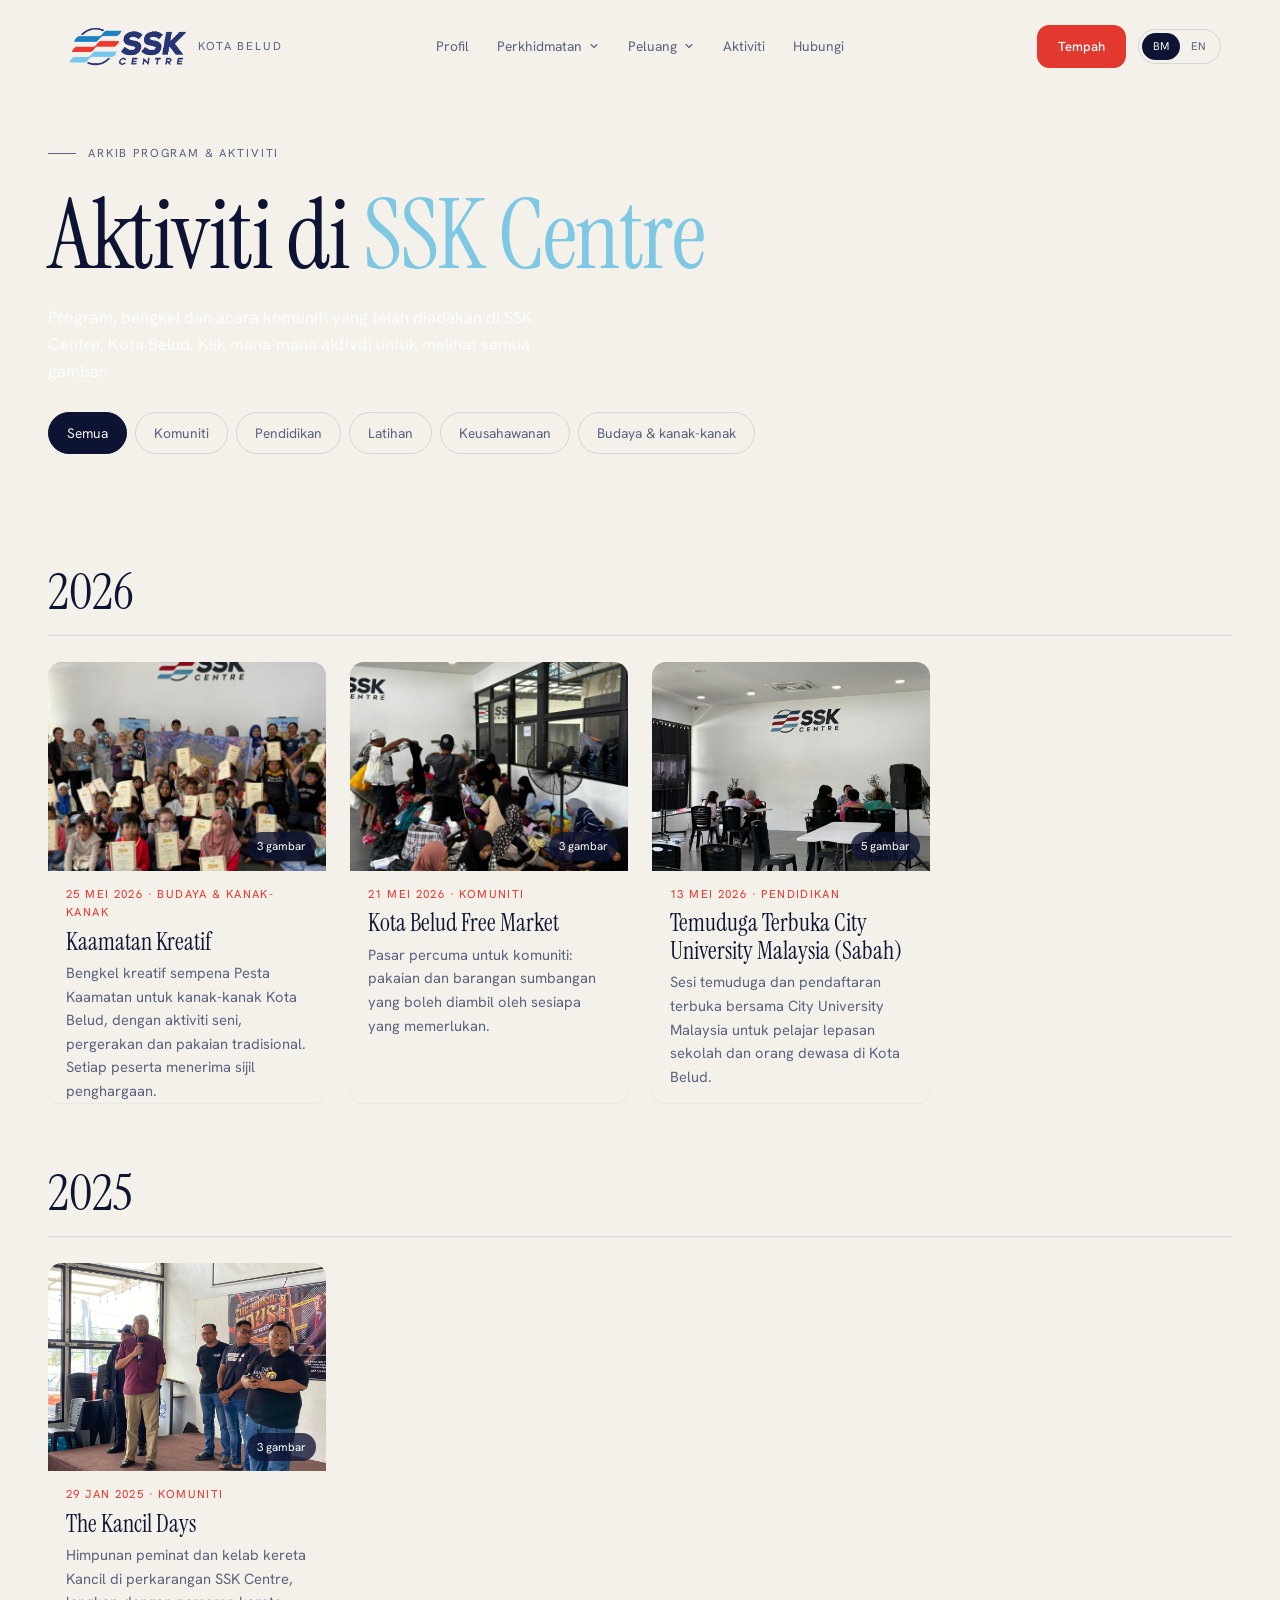
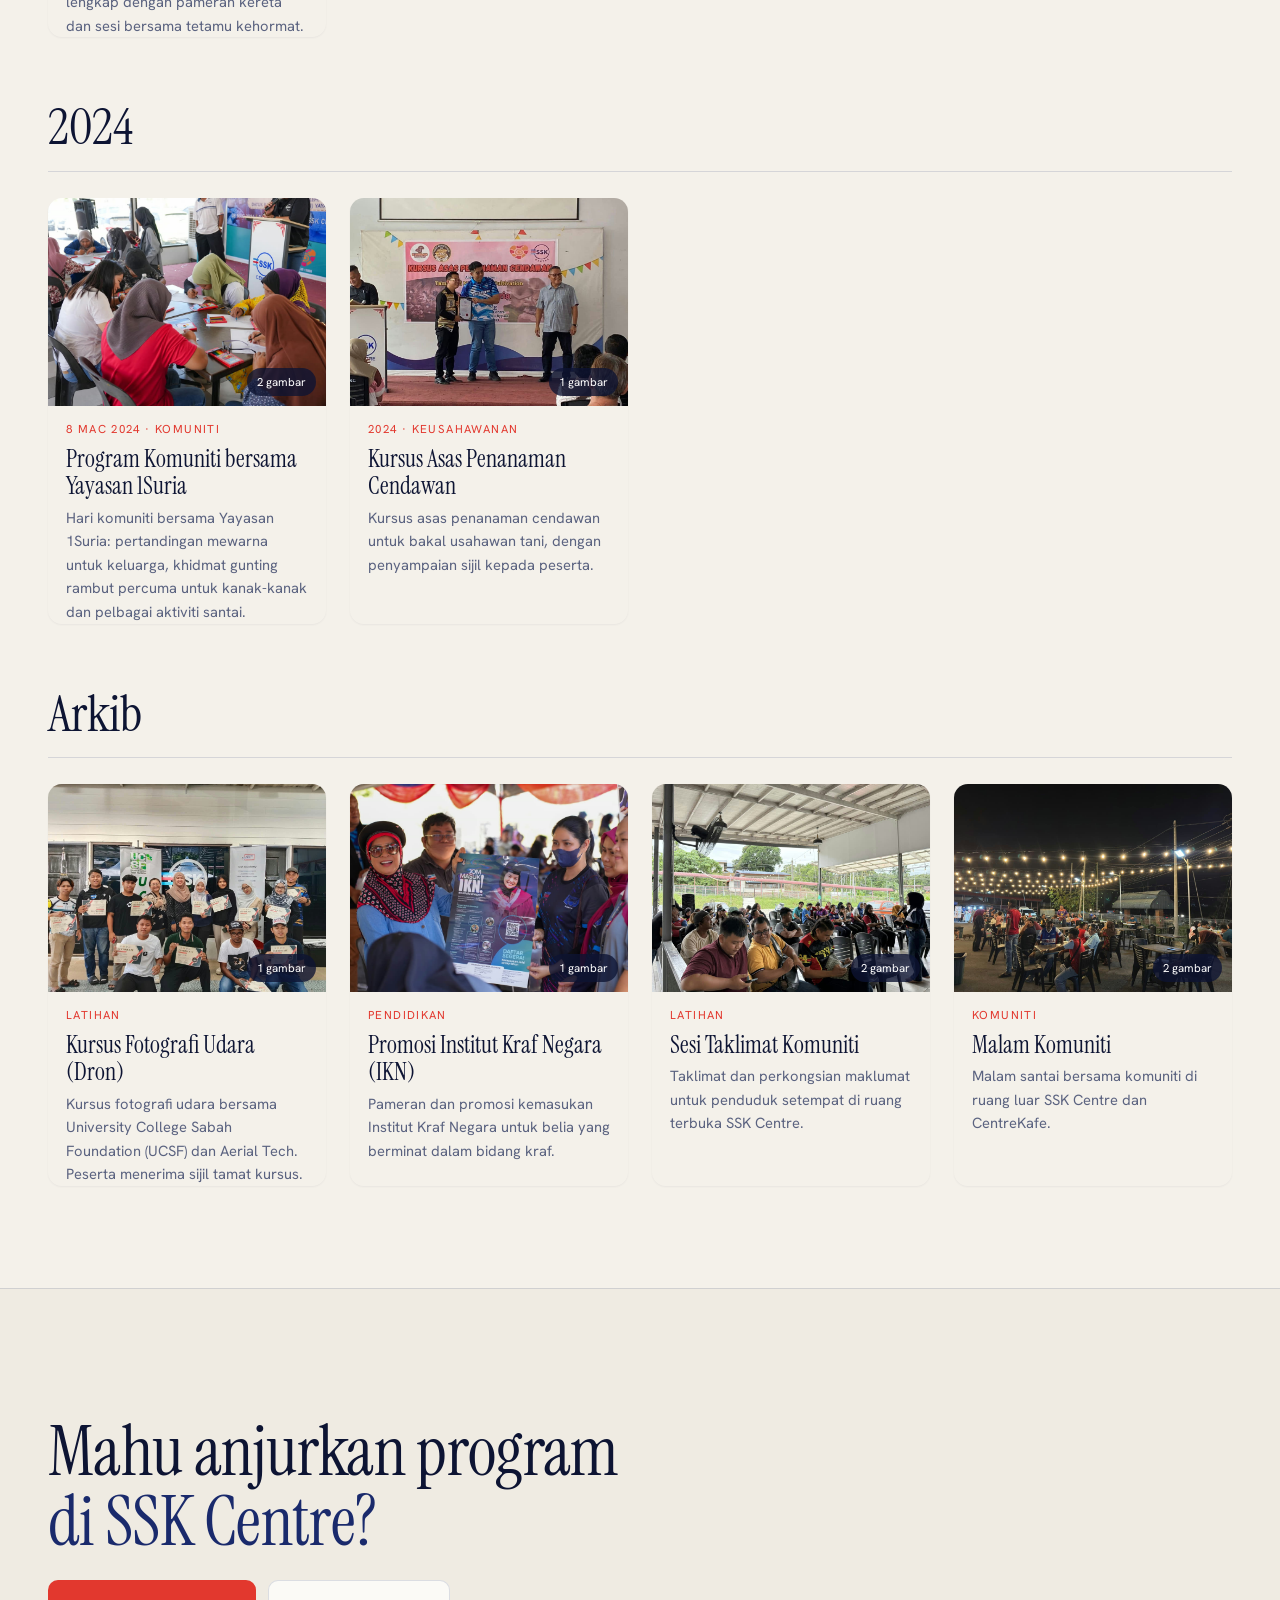
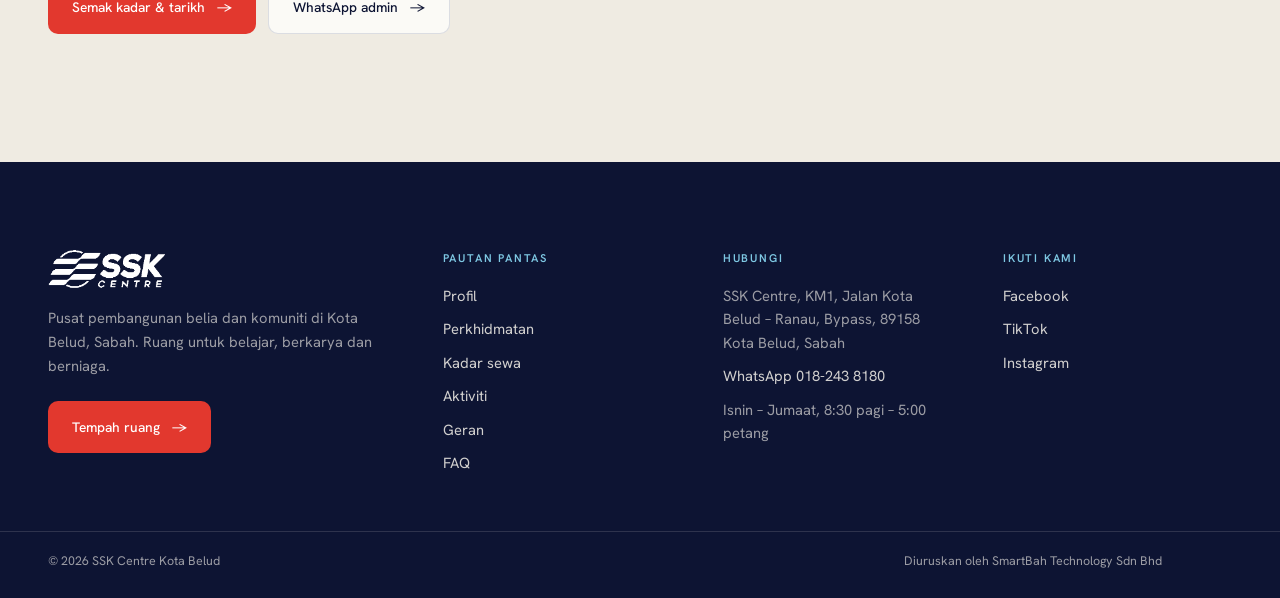
<file: aktiviti.html>
<!DOCTYPE html>
<html lang="ms">
<head>
<meta charset="UTF-8">
<meta name="viewport" content="width=device-width, initial-scale=1.0">
<title>Aktiviti &amp; Program | SSK Centre Kota Belud</title>
<meta name="description" content="Program dan aktiviti yang telah diadakan di SSK Centre, Kota Belud: bengkel, kursus, program komuniti, pendidikan dan budaya.">
<link rel="canonical" href="https://sskcentrekb.netlify.app/aktiviti">
<meta property="og:type" content="website">
<meta property="og:site_name" content="SSK Centre Kota Belud">
<meta property="og:locale" content="ms_MY">
<meta property="og:title" content="Aktiviti &amp; Program | SSK Centre Kota Belud">
<meta property="og:description" content="Program dan aktiviti yang telah diadakan di SSK Centre, Kota Belud: bengkel, kursus, program komuniti, pendidikan dan budaya.">
<meta property="og:url" content="https://sskcentrekb.netlify.app/aktiviti">
<meta property="og:image" content="https://sskcentrekb.netlify.app/assets/og.jpg">
<meta property="og:image:width" content="1200">
<meta property="og:image:height" content="630">
<meta name="twitter:card" content="summary_large_image">
<meta name="theme-color" content="#1a2a6c">
<link rel="icon" href="assets/favicon.png">
<link rel="preconnect" href="https://fonts.googleapis.com">
<link rel="preconnect" href="https://fonts.gstatic.com" crossorigin>
<link href="https://fonts.googleapis.com/css2?family=Instrument+Serif&family=Hanken+Grotesk:wght@300..700&display=swap" rel="stylesheet">
<link rel="stylesheet" href="css/site.css">
<link rel="stylesheet" href="css/sections.css">
<link rel="stylesheet" href="css/profil.css">
<link rel="stylesheet" href="css/components.css">
<link rel="stylesheet" href="css/nav.css">
</head>
<body class="page-akt">

<header class="nav">
  <a class="brand" href="index.html" aria-label="SSK Centre, Kota Belud">
    <span class="logo-crop logo-ssk"><img src="assets/logo-ssk-centre.png" alt="SSK Centre"></span>
    <span class="brand-sub">Kota Belud</span>
  </a>
  <nav class="nav-links" id="navLinks" aria-label="Utama">
    <a href="index.html#profil" data-i18n="n0">Profil</a>
    <div class="nav-dd">
      <button class="nav-dd-btn" type="button" aria-expanded="false" aria-controls="ddSvc"><span data-i18n="n8">Perkhidmatan</span><svg viewBox="0 0 24 24" aria-hidden="true"><path d="M6 9l6 6 6-6"/></svg></button>
      <div class="nav-dd-menu" id="ddSvc">
        <div>
            <a href="index.html#perkhidmatan"><b data-i18n="dd1">Ruang &amp; perkhidmatan</b><span data-i18n="dd1s">Dewan, bilik mesyuarat, CentreKafe</span></a>
            <a href="index.html#kadar"><b data-i18n="dd2">Kadar sewa</b><span data-i18n="dd2s">Komuniti, korporat, persendirian</span></a>
            <a href="index.html#tempah"><b data-i18n="dd3">Borang tempahan</b><span data-i18n="dd3s">Tempah terus dalam 5 langkah</span></a>
            <a href="index.html#ruang"><b data-i18n="dd4">Jelajah 3D</b><span data-i18n="dd4s">Lihat setiap ruang dalam bangunan</span></a>
        </div>
      </div>
    </div>
    <div class="nav-dd">
      <button class="nav-dd-btn" type="button" aria-expanded="false" aria-controls="ddOpp"><span data-i18n="n9">Peluang</span><svg viewBox="0 0 24 24" aria-hidden="true"><path d="M6 9l6 6 6-6"/></svg></button>
      <div class="nav-dd-menu" id="ddOpp">
        <div>
            <a href="index.html#selangkah"><b data-i18n="dd5">Selangkah ke Peluang</b><span data-i18n="dd5s">Program yang sedang dibuka</span></a>
            <a href="index.html#geran"><b data-i18n="dd6">Quiz geran</b><span data-i18n="dd6s">Cari geran yang sesuai dalam 5 soalan</span></a>
            <a href="index.html#peluang"><b data-i18n="dd7">Kursus &amp; pembiayaan</b><span data-i18n="dd7s">Senarai penuh peluang usahawan</span></a>
            <a href="index.html#keahlian"><b data-i18n="dd8">Keahlian kelab</b><span data-i18n="dd8s">RM10, diskaun 10% semua fasiliti</span></a>
        </div>
      </div>
    </div>
    <a href="aktiviti.html" aria-current="page" data-i18n="n7">Aktiviti</a>
    <a href="index.html#hubungi" data-i18n="n5">Hubungi</a>
    <div class="lang lang-m" role="group" aria-label="Bahasa / Language">
      <button data-lang="ms" aria-pressed="true">BM</button>
      <button data-lang="en" aria-pressed="false">EN</button>
    </div>
  </nav>
  <div class="nav-r">
    <a class="nav-cta" href="index.html#kadar" data-i18n="navBook">Tempah</a>
    <div class="lang" role="group" aria-label="Bahasa / Language">
      <button data-lang="ms" aria-pressed="true">BM</button>
      <button data-lang="en" aria-pressed="false">EN</button>
    </div>
    <button class="menu-btn" id="menuBtn" type="button" aria-expanded="false" aria-controls="navLinks" aria-label="Menu"><i></i><i></i></button>
  </div>
</header>

<main class="content akt-page">
  <section class="akt-hero">
    <p class="eyebrow" data-i18n="aEye">Arkib program &amp; aktiviti</p>
    <h1 class="pf-title akt-title" data-i18n-html="aH">Aktiviti di <em>SSK Centre</em></h1>
    <p class="pf-lead" data-i18n="aLead">Program, bengkel dan acara komuniti yang telah diadakan di SSK Centre, Kota Belud. Klik mana-mana aktiviti untuk melihat semua gambar.</p>
    <div class="akt-filter" role="group" aria-label="Kategori" id="aktFilter"></div>
  </section>
  <div class="akt-list" id="aktList">
<!-- aktiviti:start (written by tools/prerender-aktiviti.mjs) -->
<section class="akt-year" aria-label="2026">
    <h2 class="akt-y">2026</h2>
    <div class="akt-grid"><button class="akt-card" id="kaamatan-kreatif" data-id="kaamatan-kreatif" aria-label="Lihat gambar: Kaamatan Kreatif">
      <span class="akt-img"><img src="assets/aktiviti/kaamatan-3.jpg" alt="Kaamatan Kreatif" loading="lazy"><i class="akt-badge">3 gambar</i></span>
      <span class="akt-meta">25 Mei 2026 · Budaya &amp; kanak-kanak</span>
      <b>Kaamatan Kreatif</b>
      <span class="akt-desc">Bengkel kreatif sempena Pesta Kaamatan untuk kanak-kanak Kota Belud, dengan aktiviti seni, pergerakan dan pakaian tradisional. Setiap peserta menerima sijil penghargaan.</span>
    </button><button class="akt-card" id="kota-belud-free-market" data-id="kota-belud-free-market" aria-label="Lihat gambar: Kota Belud Free Market">
      <span class="akt-img"><img src="assets/aktiviti/freemarket-1.jpg" alt="Kota Belud Free Market" loading="lazy"><i class="akt-badge">3 gambar</i></span>
      <span class="akt-meta">21 Mei 2026 · Komuniti</span>
      <b>Kota Belud Free Market</b>
      <span class="akt-desc">Pasar percuma untuk komuniti: pakaian dan barangan sumbangan yang boleh diambil oleh sesiapa yang memerlukan.</span>
    </button><button class="akt-card" id="temuduga-city-u" data-id="temuduga-city-u" aria-label="Lihat gambar: Temuduga Terbuka City University Malaysia (Sabah)">
      <span class="akt-img"><img src="assets/aktiviti/cityu-3.jpg" alt="Temuduga Terbuka City University Malaysia (Sabah)" loading="lazy"><i class="akt-badge">5 gambar</i></span>
      <span class="akt-meta">13 Mei 2026 · Pendidikan</span>
      <b>Temuduga Terbuka City University Malaysia (Sabah)</b>
      <span class="akt-desc">Sesi temuduga dan pendaftaran terbuka bersama City University Malaysia untuk pelajar lepasan sekolah dan orang dewasa di Kota Belud.</span>
    </button></div></section><section class="akt-year" aria-label="2025">
    <h2 class="akt-y">2025</h2>
    <div class="akt-grid"><button class="akt-card" id="the-kancil-days" data-id="the-kancil-days" aria-label="Lihat gambar: The Kancil Days">
      <span class="akt-img"><img src="assets/aktiviti/kancil-1.jpg" alt="The Kancil Days" loading="lazy"><i class="akt-badge">3 gambar</i></span>
      <span class="akt-meta">29 Jan 2025 · Komuniti</span>
      <b>The Kancil Days</b>
      <span class="akt-desc">Himpunan peminat dan kelab kereta Kancil di perkarangan SSK Centre, lengkap dengan pameran kereta dan sesi bersama tetamu kehormat.</span>
    </button></div></section><section class="akt-year" aria-label="2024">
    <h2 class="akt-y">2024</h2>
    <div class="akt-grid"><button class="akt-card" id="program-1suria" data-id="program-1suria" aria-label="Lihat gambar: Program Komuniti bersama Yayasan 1Suria">
      <span class="akt-img"><img src="assets/aktiviti/1suria-1.jpg" alt="Program Komuniti bersama Yayasan 1Suria" loading="lazy"><i class="akt-badge">2 gambar</i></span>
      <span class="akt-meta">8 Mac 2024 · Komuniti</span>
      <b>Program Komuniti bersama Yayasan 1Suria</b>
      <span class="akt-desc">Hari komuniti bersama Yayasan 1Suria: pertandingan mewarna untuk keluarga, khidmat gunting rambut percuma untuk kanak-kanak dan pelbagai aktiviti santai.</span>
    </button><button class="akt-card" id="kursus-cendawan" data-id="kursus-cendawan" aria-label="Lihat gambar: Kursus Asas Penanaman Cendawan">
      <span class="akt-img"><img src="assets/aktiviti/cendawan-1.jpg" alt="Kursus Asas Penanaman Cendawan" loading="lazy"><i class="akt-badge">1 gambar</i></span>
      <span class="akt-meta">2024 · Keusahawanan</span>
      <b>Kursus Asas Penanaman Cendawan</b>
      <span class="akt-desc">Kursus asas penanaman cendawan untuk bakal usahawan tani, dengan penyampaian sijil kepada peserta.</span>
    </button></div></section><section class="akt-year" aria-label="Arkib">
    <h2 class="akt-y">Arkib</h2>
    <div class="akt-grid"><button class="akt-card" id="kursus-dron" data-id="kursus-dron" aria-label="Lihat gambar: Kursus Fotografi Udara (Dron)">
      <span class="akt-img"><img src="assets/aktiviti/dron-1.jpg" alt="Kursus Fotografi Udara (Dron)" loading="lazy"><i class="akt-badge">1 gambar</i></span>
      <span class="akt-meta">Latihan</span>
      <b>Kursus Fotografi Udara (Dron)</b>
      <span class="akt-desc">Kursus fotografi udara bersama University College Sabah Foundation (UCSF) dan Aerial Tech. Peserta menerima sijil tamat kursus.</span>
    </button><button class="akt-card" id="promosi-ikn" data-id="promosi-ikn" aria-label="Lihat gambar: Promosi Institut Kraf Negara (IKN)">
      <span class="akt-img"><img src="assets/aktiviti/ikn-1.jpg" alt="Promosi Institut Kraf Negara (IKN)" loading="lazy"><i class="akt-badge">1 gambar</i></span>
      <span class="akt-meta">Pendidikan</span>
      <b>Promosi Institut Kraf Negara (IKN)</b>
      <span class="akt-desc">Pameran dan promosi kemasukan Institut Kraf Negara untuk belia yang berminat dalam bidang kraf.</span>
    </button><button class="akt-card" id="taklimat-komuniti" data-id="taklimat-komuniti" aria-label="Lihat gambar: Sesi Taklimat Komuniti">
      <span class="akt-img"><img src="assets/aktiviti/taklimat-1.jpg" alt="Sesi Taklimat Komuniti" loading="lazy"><i class="akt-badge">2 gambar</i></span>
      <span class="akt-meta">Latihan</span>
      <b>Sesi Taklimat Komuniti</b>
      <span class="akt-desc">Taklimat dan perkongsian maklumat untuk penduduk setempat di ruang terbuka SSK Centre.</span>
    </button><button class="akt-card" id="malam-komuniti" data-id="malam-komuniti" aria-label="Lihat gambar: Malam Komuniti">
      <span class="akt-img"><img src="assets/aktiviti/malam-1.jpg" alt="Malam Komuniti" loading="lazy"><i class="akt-badge">2 gambar</i></span>
      <span class="akt-meta">Komuniti</span>
      <b>Malam Komuniti</b>
      <span class="akt-desc">Malam santai bersama komuniti di ruang luar SSK Centre dan CentreKafe.</span>
    </button></div></section>
<!-- aktiviti:end -->
</div>
  <section class="sec sec-soft akt-cta">
    <div class="sec-in">
      <h2 class="h2" data-i18n-html="aCtaH">Mahu anjurkan program<br><em>di SSK Centre?</em></h2>
      <div class="btns">
        <a class="btn btn-red" href="index.html#kadar"><span data-i18n="aCta1">Semak kadar &amp; tarikh</span> <span class="arr">→</span></a>
        <a class="btn btn-line" href="https://wa.me/60182438180" target="_blank" rel="noopener"><span data-i18n="navcta">WhatsApp admin</span> <span class="arr">→</span></a>
      </div>
    </div>
  </section>
</main>

<footer class="content site-foot" aria-label="Footer">
  <div class="sf-in">
    <div class="sf-brand">
      <span class="logo-crop logo-ssk"><img src="assets/logo-ssk-centre.png" alt="SSK Centre"></span>
      <p data-i18n="sfAbout">Pusat pembangunan belia dan komuniti di Kota Belud, Sabah. Ruang untuk belajar, berkarya dan berniaga.</p>
      <a class="btn btn-red" href="index.html#kadar"><span data-i18n="sfBook">Tempah ruang</span><span class="arr">→</span></a>
    </div>
    <nav class="sf-col" aria-label="Pautan pantas">
      <h3 data-i18n="sfLinks">Pautan pantas</h3>
      <a href="index.html#profil" data-i18n="n0">Profil</a>
      <a href="index.html#perkhidmatan" data-i18n="n8">Perkhidmatan</a>
      <a href="index.html#kadar" data-i18n="n1">Kadar sewa</a>
      <a href="aktiviti.html" data-i18n="n7">Aktiviti</a>
      <a href="index.html#selangkah" data-i18n="n2">Geran</a>
      <a href="index.html#faq">FAQ</a>
    </nav>
    <div class="sf-col">
      <h3 data-i18n="sfContact">Hubungi</h3>
      <p>SSK Centre, KM1, Jalan Kota Belud – Ranau, Bypass, 89158 Kota Belud, Sabah</p>
      <a href="https://wa.me/60182438180" target="_blank" rel="noopener">WhatsApp 018-243 8180</a>
      <p data-i18n="cHoursV">Isnin – Jumaat, 8:30 pagi – 5:00 petang</p>
    </div>
    <div class="sf-col">
      <h3 data-i18n="sfFollow">Ikuti kami</h3>
      <a href="https://www.facebook.com/sskcentrekb" target="_blank" rel="noopener">Facebook</a>
      <a href="https://www.tiktok.com/@sskcentrekb" target="_blank" rel="noopener">TikTok</a>
      <a href="https://www.instagram.com/sskcentrekb" target="_blank" rel="noopener">Instagram</a>
    </div>
  </div>
  <div class="sf-bar">
    <span>© 2026 SSK Centre Kota Belud</span>
    <span data-i18n="footBy">Diuruskan oleh SmartBah Technology Sdn Bhd</span>
  </div>
</footer>

<!-- photo viewer -->
<div class="lb" id="lb" role="dialog" aria-modal="true" aria-label="Gambar aktiviti" hidden>
  <button class="lb-x" id="lbX" aria-label="Tutup">✕</button>
  <button class="lb-nav lb-prev" id="lbPrev" aria-label="Gambar sebelum">←</button>
  <figure>
    <img id="lbImg" alt="">
    <figcaption><b id="lbTitle"></b><span id="lbCount"></span></figcaption>
  </figure>
  <button class="lb-nav lb-next" id="lbNext" aria-label="Gambar seterusnya">→</button>
</div>

<script src="js/core.js"></script>
<script src="js/nav.js"></script>
<script src="js/aktiviti-data.js"></script>
<script src="js/aktiviti.js"></script>
</body>
</html>
</file>
<file: css/site.css>
/* =========================================================
   SSK Centre — scroll tour prototype
   Pattern refs: fizzi-3d-soda (sticky scene + scrubbed scroll),
   basement-scrollytelling (pinned chapters)
   ========================================================= */
:root {
  --_cream: #f4f1ea;
  --_paper: #faf8f3;
  --_navy: #1a2a6c;
  --_night: #0d1433;
  --_sky: #7ec8e3;
  --_blue: #1e7fc4;
  --_red: #e2382e;
  --_ink-soft: #5b6380;
  --_line: rgba(26, 42, 108, 0.14);
  --bg: var(--_cream);
  --ink: var(--_night);
  --ink-2: var(--_ink-soft);
  --font-display: 'Instrument Serif', Georgia, serif;
  --font-body: 'Hanken Grotesk', system-ui, sans-serif;
  --ease: cubic-bezier(0.76, 0, 0.24, 1);
  --gutter: clamp(1rem, 4vw, 3rem);
  --r: 14px;
  --r-l: 18px;
  --r-s: 10px;
  --card: #fbfaf6;
  --sh: 0 1px 2px rgba(13, 20, 51, 0.05);
  --sh-h: 0 18px 40px -18px rgba(13, 20, 51, 0.28);
}
* {
  margin: 0;
  padding: 0;
  box-sizing: border-box;
  scrollbar-width: thin;
  scrollbar-color: rgba(26, 42, 108, 0.38) transparent;
}
html {
  background: var(--bg);
}
/* Thin scrollbars in the brand colours instead of the grey system bar with arrow buttons.
   scrollbar-color/width cover Chrome, Edge and Firefox; the ::-webkit rules cover Safari. */
html:has(body.night) {
  scrollbar-color: rgba(244, 241, 234, 0.42) transparent;
}
.sec-navy,
.site-foot,
.club,
.chat-head {
  scrollbar-color: rgba(244, 241, 234, 0.42) transparent;
}
@supports not (scrollbar-color: auto) {
  ::-webkit-scrollbar {
    width: 10px;
    height: 10px;
  }
  ::-webkit-scrollbar-track {
    background: transparent;
  }
  ::-webkit-scrollbar-thumb {
    background: rgba(26, 42, 108, 0.38);
    border-radius: 99px;
    border: 3px solid transparent;
    background-clip: padding-box;
  }
  ::-webkit-scrollbar-thumb:hover {
    background-color: rgba(26, 42, 108, 0.6);
  }
}
body {
  background: var(--bg);
  color: var(--ink);
  font-family: var(--font-body);
  line-height: 1.6;
  overflow-x: hidden;
  -webkit-font-smoothing: antialiased;
  transition: color 0.6s var(--ease);
}
body.night {
  --ink: var(--_cream);
  --ink-2: rgba(244, 241, 234, 0.62);
  --_line: rgba(244, 241, 234, 0.16);
}
a {
  color: inherit;
  text-decoration: none;
}
em,
i,
cite,
var,
dfn {
  font-style: normal;
}
button {
  font: inherit;
  cursor: pointer;
  background: none;
  border: none;
  color: inherit;
}
:focus-visible {
  outline: 2px solid var(--_sky);
  outline-offset: 3px;
}
.logo-crop {
  display: inline-block;
  overflow: hidden;
  position: relative;
  vertical-align: middle;
}
.logo-crop img {
  position: absolute;
  max-width: none;
  mix-blend-mode: multiply;
}
.logo-ssk {
  height: 38px;
  width: 117px;
}
.logo-ssk img {
  width: 130px;
  left: -8.5px;
  top: -29px;
}
.logo-kafe {
  height: 44px;
  width: 224px;
}
.logo-kafe img {
  width: 240px;
  left: -9.2px;
  top: -51.6px;
}
body.night .logo-ssk img {
  mix-blend-mode: normal;
  filter: brightness(0) invert(1);
}

/* ---------- FIXED STAGE ---------- */
#scene {
  width: 100%;
  height: 100%;
  display: block;
}
.tip {
  position: fixed;
  z-index: 5;
  pointer-events: none;
  transform: translate(-50%, -100%);
  background: var(--_night);
  color: var(--_cream);
  padding: 6px 11px 7px;
  border-radius: 2px;
  white-space: nowrap;
  opacity: 0;
  transition: opacity 0.3s var(--ease);
  font-size: 0.95rem;
  font-family: var(--font-display);
}
.tip.on {
  opacity: 1;
}

/* brand ribbons (the three bands of the SSK logo) */

/* ---------- RAIL ---------- */

/* ---------- CHAPTERS ---------- */
main {
  position: relative;
  z-index: 10;
}

/* intro */

/* room chapters */
.idx {
  font-size: 0.74rem;
  letter-spacing: 0.18em;
  text-transform: uppercase;
  color: var(--ink-2);
  display: flex;
  gap: 14px;
  align-items: center;
  margin-bottom: 18px;
}
.idx b {
  font-weight: 500;
  color: var(--_red);
}
.panel h2 {
  font-family: var(--font-display);
  font-weight: 400;
  font-size: clamp(3rem, 6.2vw, 6.4rem);
  line-height: 0.98;
  letter-spacing: -0.01em;
  margin-bottom: 22px;
}
.panel h2 em {
  font-style: normal;
  color: var(--_navy);
}
.facts {
  display: flex;
  gap: 2.4rem;
  padding: 18px 0;
  border-top: 1px solid var(--_line);
  border-bottom: 1px solid var(--_line);
  margin-bottom: 20px;
}
.facts div {
  font-size: 0.78rem;
  color: var(--ink-2);
  letter-spacing: 0.04em;
}
.facts b {
  display: block;
  font-family: var(--font-display);
  font-weight: 400;
  font-size: 2.6rem;
  line-height: 1;
  color: var(--ink);
  letter-spacing: -0.005em;
}
.panel p {
  color: var(--ink-2);
  max-width: 30rem;
  margin-bottom: 26px;
}
.btn {
  display: inline-flex;
  align-items: center;
  gap: 12px;
  padding: 15px 24px;
  border-radius: var(--r-s);
  font-size: 0.86rem;
  font-weight: 500;
  transition:
    background 0.3s var(--ease),
    transform 0.3s var(--ease),
    color 0.3s var(--ease);
}
.btn-red {
  background: var(--_red);
  color: #fff;
}
.btn-red:hover {
  background: var(--_night);
  transform: translateY(-1px);
}
.btn-line {
  border: 1px solid var(--_line);
  color: var(--ink);
}
.btn-line:hover {
  border-color: var(--ink);
}
.btn .arr {
  transition: transform 0.3s var(--ease);
}
.btn:hover .arr {
  transform: translateX(4px);
}
.btns {
  display: flex;
  gap: 12px;
  flex-wrap: wrap;
}
/* huge ghost numeral behind each room panel */

/* "dan juga" chapter */
#moreList {
  list-style: none;
  border-top: 1px solid var(--_line);
}
#moreList li {
  display: flex;
  justify-content: space-between;
  align-items: baseline;
  padding: 16px 0;
  border-bottom: 1px solid var(--_line);
  font-family: var(--font-display);
  font-size: clamp(1.6rem, 2.6vw, 2.4rem);
  line-height: 1.1;
  color: var(--ink-2);
  transition:
    color 0.4s var(--ease),
    padding 0.4s var(--ease);
}
#moreList li span {
  font-family: var(--font-body);
  font-size: 0.7rem;
  letter-spacing: 0.14em;
  text-transform: uppercase;
}
#moreList li.on {
  color: var(--ink);
  padding-left: 14px;
}

/* final */
.loc h2 {
  font-family: var(--font-display);
  font-weight: 400;
  font-size: clamp(3rem, 7vw, 7rem);
  line-height: 0.96;
  letter-spacing: -0.015em;
  margin-bottom: 26px;
}
.loc h2 em {
  font-style: normal;
  color: var(--_sky);
}
.loc .meta {
  display: flex;
  gap: 1.2rem 2.2rem;
  flex-wrap: wrap;
  margin-bottom: 28px;
  font-size: 0.85rem;
  color: var(--ink-2);
}
.loc .meta b {
  display: block;
  color: var(--ink);
  font-weight: 500;
  font-size: 1rem;
}

/* ---------- DESKTOP: one-screen explorer (no long scroll) ---------- */
.ex-tabs {
  display: flex;
  margin-bottom: 34px;
  border-bottom: 1px solid var(--_line);
}
.ex-tabs button {
  padding: 10px 14px 12px;
  font-size: 0.8rem;
  letter-spacing: 0.04em;
  color: var(--ink-2);
  border-bottom: 2px solid transparent;
  margin-bottom: -1px;
  transition:
    color 0.3s var(--ease),
    border-color 0.3s var(--ease);
}
.ex-tabs button:hover {
  color: var(--ink);
}
.ex-tabs button.on {
  color: var(--ink);
  border-bottom-color: var(--_red);
}
@keyframes panelIn {
  from {
    opacity: 0;
    transform: translateY(18px);
  }
}
.ex-panels #moreList li {
  cursor: pointer;
}
.ex-panels #moreList li:hover {
  color: var(--ink);
}
.ex-nav {
  display: flex;
  align-items: center;
  gap: 12px;
  margin-top: 30px;
  font-size: 0.74rem;
  letter-spacing: 0.14em;
  color: var(--ink-2);
}
.ex-nav button {
  width: 46px;
  height: 46px;
  border: 1px solid var(--_line);
  border-radius: 50%;
  display: grid;
  place-items: center;
  font-size: 1rem;
  transition:
    border-color 0.3s var(--ease),
    background 0.3s var(--ease),
    color 0.3s var(--ease);
}
.ex-nav button:hover {
  border-color: var(--ink);
  background: var(--ink);
  color: var(--bg);
}
.ex-hint {
  margin-left: auto;
  text-transform: uppercase;
}
body.pointing {
  cursor: pointer;
}

/* ---------- AVAILABILITY CALENDAR ---------- */
.cal {
  position: fixed;
  inset: 0;
  z-index: 80;
  display: flex;
  justify-content: flex-end;
  visibility: hidden;
}
.cal.open {
  visibility: visible;
}
.cal-scrim {
  position: absolute;
  inset: 0;
  background: rgba(13, 20, 51, 0.42);
  opacity: 0;
  transition: opacity 0.5s var(--ease);
}
.cal.open .cal-scrim {
  opacity: 1;
}
.cal-sheet {
  position: relative;
  width: min(30rem, 100%);
  height: 100%;
  overflow-y: auto;
  background: var(--_paper);
  color: var(--_night);
  padding: 28px clamp(18px, 3vw, 34px) 34px;
  transform: translateX(100%);
  transition: transform 0.6s var(--ease);
  display: flex;
  flex-direction: column;
  gap: 22px;
  --ink: var(--_night);
  --ink-2: var(--_ink-soft);
  --_line: rgba(26, 42, 108, 0.14);
}
.cal.open .cal-sheet {
  transform: none;
}
.cal-top {
  display: flex;
  justify-content: space-between;
  align-items: flex-start;
  gap: 1rem;
}
.cal-eye {
  font-size: 0.7rem;
  letter-spacing: 0.16em;
  text-transform: uppercase;
  color: var(--_ink-soft);
  margin-bottom: 6px;
}
.cal h3 {
  font-family: var(--font-display);
  font-weight: 400;
  font-size: 2.4rem;
  line-height: 1;
  letter-spacing: -0.005em;
}
.cal-x {
  width: 42px;
  height: 42px;
  border: 1px solid var(--_line);
  border-radius: 50%;
  font-size: 1.2rem;
  flex: none;
}
.cal-x:hover {
  background: var(--_night);
  color: var(--_paper);
}
.cal-rooms {
  display: grid;
  grid-template-columns: 1fr 1fr;
  border: 1px solid var(--_line);
  border-radius: 2px;
}
.cal-rooms button {
  padding: 11px;
  font-size: 0.84rem;
  color: var(--_ink-soft);
  transition:
    background 0.3s var(--ease),
    color 0.3s var(--ease);
}
.cal-rooms button[aria-pressed='true'] {
  background: var(--_night);
  color: var(--_paper);
}
.cal-month {
  display: flex;
  align-items: center;
  justify-content: space-between;
}
.cal-month b {
  font-family: var(--font-display);
  font-weight: 400;
  font-size: 1.5rem;
}
.cal-month button {
  width: 38px;
  height: 38px;
  border: 1px solid var(--_line);
  border-radius: 50%;
}
.cal-month button:disabled {
  opacity: 0.3;
  cursor: default;
}
.cal-grid {
  display: grid;
  grid-template-columns: repeat(7, 1fr);
  gap: 4px;
}
.cal-grid .wd {
  font-size: 0.66rem;
  letter-spacing: 0.1em;
  text-transform: uppercase;
  color: var(--_ink-soft);
  text-align: center;
  padding-bottom: 4px;
}
.day {
  position: relative;
  aspect-ratio: 1;
  border-radius: 2px;
  font-size: 0.88rem;
  display: grid;
  place-items: center;
  border: 1px solid transparent;
  transition:
    border-color 0.2s var(--ease),
    background 0.2s var(--ease);
}
.day::after {
  content: '';
  position: absolute;
  bottom: 6px;
  left: 50%;
  width: 6px;
  height: 6px;
  border-radius: 50%;
  transform: translateX(-50%);
}
.day.free {
  background: #eaf5ea;
}
.day.free::after {
  background: #3f9b5a;
}
.day.part {
  background: #fbf1dc;
}
.day.part::after {
  background: #d39a2c;
}
.day.full {
  background: #f6e1df;
  color: #9b4a44;
  text-decoration: line-through;
}
.day.full::after {
  background: var(--_red);
}
.day.closed,
.day.past {
  color: #b8b5ae;
  cursor: default;
}
.day.free:hover,
.day.part:hover {
  border-color: var(--_night);
}
.day.sel {
  background: var(--_night) !important;
  color: var(--_paper) !important;
}
.day.today {
  font-weight: 600;
}
.cal-legend {
  display: flex;
  flex-wrap: wrap;
  gap: 6px 16px;
  font-size: 0.74rem;
  color: var(--_ink-soft);
}
.cal-legend span {
  display: flex;
  align-items: center;
  gap: 6px;
}
.cal-legend i {
  width: 8px;
  height: 8px;
  border-radius: 50%;
}
.slots {
  border-top: 1px solid var(--_line);
  padding-top: 18px;
}
.slots-date {
  font-family: var(--font-display);
  font-size: 1.35rem;
  margin-bottom: 12px;
}
.slots-hint {
  font-size: 0.85rem;
  color: var(--_ink-soft);
}
.slot {
  display: flex;
  width: 100%;
  justify-content: space-between;
  align-items: center;
  padding: 14px 16px;
  border: 1px solid var(--_line);
  border-radius: 2px;
  margin-bottom: 8px;
  font-size: 0.9rem;
  text-align: left;
  transition:
    border-color 0.2s var(--ease),
    background 0.2s var(--ease);
}
.slot small {
  font-size: 0.72rem;
  letter-spacing: 0.08em;
  text-transform: uppercase;
}
.slot.ok small {
  color: #3f9b5a;
}
.slot.taken {
  opacity: 0.5;
  cursor: not-allowed;
  text-decoration: line-through;
}
.slot.taken small {
  color: var(--_red);
}
.slot.ok:hover {
  border-color: var(--_night);
}
.slot.on {
  background: var(--_night);
  color: var(--_paper);
  border-color: var(--_night);
}
.slot.on small {
  color: var(--_sky);
}
.cal-cta {
  margin-top: auto;
  display: flex;
  flex-direction: column;
  gap: 10px;
}
.cal-cta .btn {
  justify-content: center;
}
.cal-cta .btn[aria-disabled='true'] {
  opacity: 0.4;
  pointer-events: none;
}
.cal-note {
  font-size: 0.74rem;
  color: var(--_ink-soft);
  line-height: 1.5;
}
.cal-demo {
  background: #fbf1dc;
  border-radius: 2px;
  padding: 8px 12px;
  font-size: 0.74rem;
  color: #7a5a17;
}
@media (max-width: 900px) {
  .cal {
    align-items: flex-end;
  }
  .cal-sheet {
    height: auto;
    max-height: 92svh;
    width: 100%;
    transform: translateY(100%);
    border-radius: 14px 14px 0 0;
  }
}

.proto {
  position: fixed;
  right: 14px;
  bottom: 14px;
  z-index: 60;
  background: var(--_night);
  color: var(--_cream);
  font-size: 0.68rem;
  letter-spacing: 0.06em;
  padding: 7px 12px;
  border-radius: 99px;
  opacity: 0.8;
  display: none;
}

/* ---------- MOBILE ---------- */
@media (max-width: 900px) {
  .panel h2 {
    font-size: clamp(2.6rem, 12vw, 4rem);
    margin-bottom: 14px;
  }
  .facts {
    gap: 1.6rem;
    padding: 12px 0;
    margin-bottom: 14px;
  }
  .facts b {
    font-size: 2rem;
  }
  .panel p {
    font-size: 0.92rem;
    margin-bottom: 18px;
  }
  #moreList li {
    font-size: 1.5rem;
    padding: 11px 0;
  }
  .logo-kafe {
    height: 33px;
    width: 168px;
  }
  .logo-kafe img {
    width: 180px;
    left: -6.9px;
    top: -38.7px;
  }
}
@media (prefers-reduced-motion: reduce) {
  * {
    animation: none !important;
    transition-duration: 0.01ms !important;
  }
}

/* ---------- location (closing section): text + illustrated map ---------- */
.loc-sec .wrap.loc {
  max-width: 78rem;
  width: 100%;
  display: grid;
  grid-template-columns: minmax(0, 0.9fr) minmax(0, 1.1fr);
  gap: clamp(1.5rem, 4vw, 4rem);
  align-items: center;
}
.final-eye {
  font-size: 0.74rem;
  letter-spacing: 0.16em;
  text-transform: uppercase;
  color: var(--_sky);
  margin-bottom: 14px;
}
.loc-map {
  position: relative;
  display: block;
  aspect-ratio: 16 / 10;
  border-radius: 24px;
  overflow: hidden;
  background: #10183d;
  border: 1px solid rgba(244, 241, 234, 0.16);
  box-shadow: 0 30px 60px -30px rgba(0, 0, 0, 0.7);
  text-decoration: none;
  color: inherit;
}
.loc-svg {
  position: absolute;
  inset: 0;
  width: 100%;
  height: 100%;
}
.loc-blocks rect {
  fill: rgba(244, 241, 234, 0.045);
}
.loc-river {
  fill: none;
  stroke: rgba(126, 200, 227, 0.22);
  stroke-width: 26;
  stroke-linecap: round;
}
.loc-roads path {
  fill: none;
  stroke: rgba(244, 241, 234, 0.2);
  stroke-width: 7;
  stroke-linecap: round;
}
.loc-route {
  fill: none;
  stroke: #fff;
  stroke-width: 6;
  stroke-linecap: round;
  stroke-dasharray: 1;
  stroke-dashoffset: 0;
}
.loc-label {
  fill: rgba(244, 241, 234, 0.55);
  font: 600 15px var(--font-body);
  letter-spacing: 0.04em;
}
.loc-label.road {
  font-size: 13px;
  fill: rgba(244, 241, 234, 0.7);
}
.loc-roads .main {
  stroke: rgba(244, 241, 234, 0.32);
  stroke-width: 12;
}
.loc-addr {
  line-height: 1.5;
}
.loc-drop path {
  fill: var(--_red);
}
.loc-drop circle {
  fill: #fff;
}
.loc-ring {
  fill: none;
  stroke: var(--_sky);
  stroke-width: 2;
  opacity: 0;
  transform-box: fill-box;
  transform-origin: center;
}
.loc-pop {
  position: absolute;
  left: 51%;
  top: 2.5%;
  width: 40%;
  translate: -50% 0;
  padding: 6px;
  border-radius: 16px;
  background: rgb(60, 65, 87);
  border: 1px solid rgba(244, 241, 234, 0.25);
  box-shadow: 0 18px 40px -18px rgba(0, 0, 0, 0.8);
  transform-origin: 50% 100%;
}
.loc-pop::after {
  content: '';
  position: absolute;
  left: 50%;
  bottom: -8px;
  width: 14px;
  height: 14px;
  translate: -50% 0;
  rotate: 45deg;
  background: rgb(60, 65, 87);
  border-right: 1px solid rgba(244, 241, 234, 0.25);
  border-bottom: 1px solid rgba(244, 241, 234, 0.25);
}
.loc-pop img {
  display: block;
  width: 100%;
  height: auto;
  border-radius: 11px;
}
.loc-pop b {
  position: absolute;
  left: 14px;
  bottom: 12px;
  font-size: 0.78rem;
  font-weight: 600;
  color: #fff;
  text-shadow: 0 1px 6px rgba(0, 0, 0, 0.6);
}
.loc-chip {
  position: absolute;
  right: 14px;
  bottom: 14px;
  padding: 9px 16px;
  border-radius: 999px;
  background: var(--_cream);
  color: var(--_night);
  font-size: 0.72rem;
  font-weight: 700;
  letter-spacing: 0.08em;
  text-transform: uppercase;
  transition: background 0.2s;
}
.loc-map:hover .loc-chip {
  background: #fff;
}

/* animation: the route draws in, the pin drops, the photo pops up, rings pulse (js/motion.js adds .go) */
html.mo .loc-route {
  stroke-dashoffset: 1;
  transition: stroke-dashoffset 1.6s cubic-bezier(0.65, 0, 0.35, 1) 0.2s;
}
html.mo .loc-drop {
  translate: 0 -120px;
  opacity: 0;
}
html.mo .loc-pop {
  opacity: 0;
  scale: 0.6;
  transition:
    opacity 0.4s ease 2.5s,
    scale 0.6s cubic-bezier(0.34, 1.56, 0.64, 1) 2.5s;
}
html.mo .loc-map.go .loc-route {
  stroke-dashoffset: 0;
}
html.mo .loc-map.go .loc-drop {
  animation: loc-drop 0.9s cubic-bezier(0.3, 0, 0.3, 1) 1.6s forwards;
}
html.mo .loc-map.go .loc-pop {
  opacity: 1;
  scale: 1;
}
html.mo .loc-map.go .loc-ring {
  animation: loc-ring 2.4s ease-out 2.4s infinite;
}
html.mo .loc-map.go .loc-ring.r2 {
  animation-delay: 3.6s;
}
@keyframes loc-drop {
  0% {
    translate: 0 -120px;
    opacity: 0;
  }
  50% {
    translate: 0 0;
    opacity: 1;
  }
  68% {
    translate: 0 -16px;
  }
  84% {
    translate: 0 0;
  }
  92% {
    translate: 0 -4px;
  }
  100% {
    translate: 0 0;
    opacity: 1;
  }
}
@keyframes loc-ring {
  0% {
    scale: 0.4;
    opacity: 0.9;
  }
  100% {
    scale: 2.6;
    opacity: 0;
  }
}
@media (max-width: 900px) {
  .loc-sec .wrap.loc {
    grid-template-columns: minmax(0, 1fr);
    gap: 18px;
  }
  .loc h2 {
    font-size: clamp(2.6rem, 12vw, 3.6rem);
    margin-bottom: 14px;
  }
  .loc .meta {
    gap: 10px 22px;
    margin-bottom: 16px;
  }
  .loc-map {
    order: 2;
  }
  .loc-pop {
    width: 58%;
    top: 4%;
  }
}

/* ---------- 3D tour pop-up (js/main.js) ---------- */
.tour {
  position: fixed;
  inset: 0;
  z-index: 80;
  background: var(--_cream);
  opacity: 0;
  transition: opacity 0.35s ease;
}
.tour.on {
  opacity: 1;
}
#stage {
  position: absolute;
  inset: 0;
}
.tour .tip {
  z-index: 82;
}
.tour-x {
  position: absolute;
  top: 18px;
  right: 18px;
  z-index: 83;
  width: 46px;
  height: 46px;
  border-radius: 50%;
  border: 1px solid var(--_line);
  background: var(--_paper);
  color: var(--_night);
  font-size: 1.1rem;
  cursor: pointer;
}
.tour-x:hover {
  background: var(--_night);
  color: var(--_cream);
}
.tour .ex-ui {
  position: absolute;
  z-index: 81;
  right: clamp(16px, 3vw, 40px);
  top: 50%;
  translate: 0 -50%;
  width: min(30rem, 38vw);
  padding: 24px;
  border-radius: var(--r-l);
  background: rgba(250, 248, 243, 0.94);
  border: 1px solid var(--_line);
  box-shadow: 0 24px 60px -30px rgba(13, 20, 51, 0.35);
}
.tour .ex-panels .panel {
  display: none;
}
.tour .ex-panels .panel.show {
  display: block;
  animation: panelIn 0.5s var(--ease);
}
.tour .panel h2 {
  font-size: clamp(2.2rem, 3.4vw, 3.4rem);
}
.tour .facts b {
  font-size: 2rem;
}
.tour .panel p {
  margin-bottom: 18px;
}

/* ---------- Google reviews ---------- */
.gr-score {
  display: grid;
  justify-items: end;
  gap: 2px;
  text-decoration: none;
  color: var(--ink);
}
.gr-score b {
  font-family: var(--font-display);
  font-weight: 400;
  font-size: 3.2rem;
  line-height: 1;
}
.gr-score span:last-child {
  font-size: 0.82rem;
  color: var(--ink-2);
  text-decoration: underline;
  text-underline-offset: 3px;
}
.gr-stars {
  color: #a86b00;
  letter-spacing: 0.08em;
}
.gr-grid {
  display: grid;
  grid-template-columns: repeat(3, minmax(0, 1fr));
  gap: 16px;
  margin-top: 8px;
}
.gr-card {
  display: grid;
  align-content: start;
  gap: 14px;
  padding: 22px;
  border-radius: var(--r);
  background: var(--card);
  border: 1px solid var(--_line);
}
.gr-card figcaption {
  display: flex;
  align-items: center;
  gap: 12px;
}
.gr-card figcaption > span:last-child {
  display: grid;
}
.gr-av {
  width: 42px;
  height: 42px;
  border-radius: 50%;
  display: grid;
  place-items: center;
  background: var(--_navy);
  color: var(--_cream);
  font-weight: 600;
}
.gr-card blockquote {
  font-size: 0.95rem;
  line-height: 1.6;
  color: var(--ink);
}
.gr-for {
  font-size: 0.78rem;
  color: var(--ink-2);
}
.gr-all {
  margin-top: 22px;
}
@media (max-width: 900px) {
  .tour .ex-ui {
    top: auto;
    bottom: 12px;
    left: 12px;
    right: 12px;
    translate: none;
    width: auto;
    max-height: 48vh;
    overflow: auto;
    padding: 18px;
  }
  .gr-grid {
    grid-template-columns: minmax(0, 1fr);
  }
  .gr-score {
    justify-items: start;
  }
}
</file>
<file: css/sections.css>
/* =========================================================
   FULL SITE: nav, content sections, chatbot, footer
   (loaded after site.css)
   ========================================================= */
.sr {
  position: absolute;
  width: 1px;
  height: 1px;
  overflow: hidden;
  clip: rect(0 0 0 0);
}

/* content is opaque and always "day" coloured, even while the page turns to night */
.content {
  position: relative;
  z-index: 12;
  background: var(--_cream);
  color: var(--_night);
  --ink: var(--_night);
  --ink-2: var(--_ink-soft);
  --_line: rgba(26, 42, 108, 0.14);
  --bg: var(--_cream);
}
.sec {
  padding: clamp(4.5rem, 10vw, 8rem) var(--gutter);
  border-top: 1px solid var(--_line);
}
.sec-soft {
  background: #efebe2;
}
.sec-navy {
  background: var(--_night);
  color: var(--_cream);
  --ink: var(--_cream);
  --ink-2: rgba(244, 241, 234, 0.62);
  --_line: rgba(244, 241, 234, 0.16);
}
.sec-in {
  max-width: 80rem;
  margin: 0 auto;
}
.split {
  display: grid;
  grid-template-columns: minmax(0, 0.9fr) minmax(0, 1.1fr);
  gap: clamp(2rem, 6vw, 6rem);
  align-items: start;
}
.sec-head {
  display: flex;
  justify-content: space-between;
  align-items: flex-end;
  gap: 2rem;
  margin-bottom: 2.4rem;
  flex-wrap: wrap;
}
.eyebrow {
  font-size: 0.72rem;
  letter-spacing: 0.16em;
  text-transform: uppercase;
  color: var(--ink-2);
  display: flex;
  align-items: center;
  gap: 12px;
  margin-bottom: 22px;
}
.eyebrow::before {
  content: '';
  width: 28px;
  height: 1px;
  background: currentColor;
}
.sec-navy .eyebrow {
  color: var(--_sky);
}
.h2 {
  font-family: var(--font-display);
  font-weight: 400;
  font-size: clamp(2.6rem, 5.4vw, 5rem);
  line-height: 1;
  letter-spacing: -0.01em;
  margin-bottom: 24px;
}
.h2 em {
  font-style: normal;
  color: var(--_navy);
}
.sec-navy .h2 em {
  color: var(--_sky);
}
.lead {
  color: var(--ink-2);
  max-width: 32rem;
  margin-bottom: 28px;
  font-size: 1.02rem;
}
.fine {
  font-size: 0.76rem;
  color: var(--ink-2);
  margin-top: 18px;
  max-width: 40rem;
  line-height: 1.55;
}

/* rates */
.seg {
  display: inline-flex;
  flex-wrap: wrap;
  border: 1px solid var(--_line);
  border-radius: 99px;
  padding: 4px;
  margin-bottom: 22px;
}
.seg button {
  padding: 9px 18px;
  border-radius: 99px;
  font-size: 0.84rem;
  color: var(--ink-2);
  transition:
    background 0.3s var(--ease),
    color 0.3s var(--ease);
}
.seg button[aria-selected='true'] {
  background: var(--_night);
  color: var(--_cream);
}
.rate-note {
  font-size: 0.86rem;
  color: var(--ink-2);
  margin-bottom: 10px;
}
.rate-table table {
  width: 100%;
  border-collapse: collapse;
}
.rate-table th,
.rate-table td {
  text-align: left;
  padding: 18px 10px;
  border-bottom: 1px solid var(--_line);
  font-weight: 400;
}
.rate-table thead th {
  font-size: 0.7rem;
  letter-spacing: 0.12em;
  text-transform: uppercase;
  color: var(--ink-2);
  padding-top: 6px;
}
.rate-table tbody th {
  font-family: var(--font-display);
  font-size: 1.45rem;
  line-height: 1.1;
}
.rate-table tbody th small {
  display: block;
  font-family: var(--font-body);
  font-size: 0.72rem;
  color: var(--ink-2);
  margin-top: 3px;
}
.rate-table td {
  font-family: var(--font-display);
  font-size: 1.6rem;
  letter-spacing: -0.01em;
}
.rate-table td:last-child {
  color: var(--ink-2);
  font-size: 1.25rem;
}

/* quiz */
.quiz {
  padding: clamp(22px, 3vw, 36px);
  min-height: 360px;
}
.q-bar {
  height: 2px;
  background: var(--_line);
  margin-bottom: 24px;
}
.q-bar i {
  display: block;
  height: 100%;
  background: linear-gradient(90deg, var(--_sky), var(--_red));
  transition: width 0.5s var(--ease);
}
.q-count {
  font-size: 0.72rem;
  letter-spacing: 0.14em;
  text-transform: uppercase;
  color: var(--_sky);
  margin-bottom: 12px;
}
.q-q {
  font-family: var(--font-display);
  font-weight: 400;
  font-size: clamp(1.7rem, 2.6vw, 2.3rem);
  line-height: 1.1;
  margin-bottom: 22px;
}
.q-ans {
  display: grid;
  gap: 8px;
}
.q-ans button {
  display: flex;
  justify-content: space-between;
  align-items: center;
  text-align: left;
  padding: 15px 18px;
  border: 1px solid var(--_line);
  font-size: 0.95rem;
  transition:
    border-color 0.25s var(--ease),
    background 0.25s var(--ease),
    padding 0.25s var(--ease);
  border-radius: var(--r-s);
  background: var(--_cream);
}
.q-ans button span {
  opacity: 0;
  transition: opacity 0.25s var(--ease);
}
.q-ans button:hover {
  border-color: var(--_sky);
  background: rgba(126, 200, 227, 0.08);
  padding-left: 24px;
}
.q-ans button:hover span {
  opacity: 1;
}
.q-back {
  margin-top: 16px;
  font-size: 0.82rem;
  color: var(--ink-2);
}
.q-recs {
  list-style: none;
  display: grid;
  gap: 10px;
  margin-bottom: 22px;
}
.q-recs a {
  display: block;
  padding: 14px 16px;
  border-left: 2px solid var(--_sky);
  background: rgba(244, 241, 234, 0.05);
  transition: background 0.25s var(--ease);
}
.q-recs a:hover {
  background: rgba(244, 241, 234, 0.1);
}
.q-recs b {
  display: block;
  font-family: var(--font-display);
  font-weight: 400;
  font-size: 1.25rem;
}
.q-recs span {
  font-size: 0.86rem;
  color: var(--ink-2);
}
.sec-navy .btn-line {
  border-color: rgba(244, 241, 234, 0.3);
  color: var(--_cream);
}

/* opportunities */
.search input {
  width: min(22rem, 80vw);
  padding: 13px 16px;
  border: 1px solid var(--_line);
  border-radius: 99px;
  background: var(--card);
  font: inherit;
  color: var(--ink);
}
.search input:focus {
  outline: none;
  border-color: var(--ink);
}
.tabs {
  display: flex;
  gap: 4px;
  border-bottom: 1px solid var(--_line);
  margin-bottom: 18px;
  overflow-x: auto;
  scrollbar-width: none;
}
.tabs button {
  padding: 12px 16px;
  font-size: 0.9rem;
  color: var(--ink-2);
  border-bottom: 2px solid transparent;
  margin-bottom: -1px;
  white-space: nowrap;
}
.tabs button small {
  font-size: 0.7rem;
  opacity: 0.6;
}
.tabs button[aria-selected='true'] {
  color: var(--ink);
  border-bottom-color: var(--_red);
}
.chips {
  display: flex;
  flex-wrap: wrap;
  gap: 8px;
  margin-bottom: 26px;
}
.chips:empty {
  display: none;
}
.chips button {
  padding: 7px 14px;
  border: 1px solid var(--_line);
  border-radius: 99px;
  font-size: 0.78rem;
  color: var(--ink-2);
  transition: all 0.25s var(--ease);
}
.chips button[aria-pressed='true'],
.chips button:hover {
  background: var(--_night);
  color: var(--_cream);
  border-color: var(--_night);
}
.cards {
  display: grid;
  grid-template-columns: repeat(auto-fill, minmax(270px, 1fr));
  gap: 16px;
  background: none;
  border: 0;
}
.card {
  padding: 22px 20px;
  display: flex;
  flex-direction: column;
  gap: 8px;
  transition: background 0.3s var(--ease);
}
.card:hover {
  background: var(--card);
}
.card-ag {
  font-size: 0.68rem;
  letter-spacing: 0.14em;
  text-transform: uppercase;
  color: var(--_blue);
}
.card h3 {
  font-family: var(--font-display);
  font-weight: 400;
  font-size: 1.45rem;
  line-height: 1.1;
}
.card-amt {
  font-family: var(--font-display);
  font-size: 1.4rem;
  color: var(--_red);
}
.card p {
  font-size: 0.88rem;
  color: var(--ink-2);
  flex: 1;
}
.card-meta {
  font-size: 0.76rem;
  color: var(--ink-2);
  border-top: 1px solid var(--_line);
  padding-top: 10px;
}
.card a {
  font-size: 0.8rem;
  font-weight: 500;
  color: var(--_navy);
  margin-top: 4px;
}
.empty {
  padding: 40px;
  text-align: center;
  color: var(--ink-2);
  border: 1px dashed var(--_line);
}

/* membership */
.tiers {
  display: grid;
  grid-template-columns: repeat(3, 1fr);
  gap: 18px;
  align-items: stretch;
}
.tier {
  padding: 30px 26px;
  display: flex;
  flex-direction: column;
}
.tier.pop {
  background: var(--_night);
  color: var(--_cream);
  --ink: var(--_cream);
  --ink-2: rgba(244, 241, 234, 0.62);
  --_line: rgba(244, 241, 234, 0.16);
  transform: translateY(-10px);
  border-color: var(--_night);
}
.tier-tag {
  font-size: 0.7rem;
  letter-spacing: 0.14em;
  text-transform: uppercase;
  color: var(--ink-2);
  margin-bottom: 10px;
}
.tier.pop .tier-tag {
  color: var(--_sky);
}
.tier h3 {
  font-family: var(--font-display);
  font-weight: 400;
  font-size: 2rem;
  line-height: 1;
}
.tier h3 span {
  font-style: normal;
  color: var(--ink-2);
}
.tier-price {
  font-family: var(--font-display);
  font-size: 3.2rem;
  line-height: 1;
  margin: 18px 0 20px;
  letter-spacing: -0.005em;
}
.tier-price small {
  font-family: var(--font-body);
  font-size: 0.85rem;
  color: var(--ink-2);
  letter-spacing: 0;
}
.tier ul {
  list-style: none;
  margin-bottom: 24px;
  flex: 1;
}
.tier li {
  padding: 10px 0;
  border-top: 1px solid var(--_line);
  font-size: 0.9rem;
  color: var(--ink-2);
}
.tier .btn {
  justify-content: center;
}
.tier.pop .btn-red:hover {
  background: var(--_cream);
  color: var(--_night);
}
.tiers-fine {
  grid-column: 1/-1;
  margin-top: 6px;
}

/* events */
.events {
  list-style: none;
  border-top: 0;
  display: grid;
  gap: 10px;
}
.events li {
  display: flex;
  gap: 22px;
  padding: 16px 18px;
  border-bottom: 1px solid var(--_line);
}
.events time {
  font-size: 0.72rem;
  letter-spacing: 0.12em;
  text-transform: uppercase;
  color: var(--ink-2);
  text-align: center;
  min-width: 52px;
}
.events time b {
  display: block;
  font-family: var(--font-display);
  font-weight: 400;
  font-size: 2.4rem;
  line-height: 1;
  color: var(--_red);
  letter-spacing: 0;
}
.events h3 {
  font-family: var(--font-display);
  font-weight: 400;
  font-size: 1.5rem;
}
.events p {
  font-size: 0.88rem;
  color: var(--ink-2);
}

/* faq */
.faq details {
  border-bottom: 1px solid var(--_line);
}
.faq details:first-child {
  border-top: 1px solid var(--_line);
}
.faq summary {
  list-style: none;
  cursor: pointer;
  display: flex;
  justify-content: space-between;
  gap: 1rem;
  align-items: center;
  padding: 18px 0;
  font-family: var(--font-display);
  font-size: clamp(1.25rem, 1.8vw, 1.55rem);
  line-height: 1.2;
}
.faq summary::-webkit-details-marker {
  display: none;
}
.faq summary i {
  width: 30px;
  height: 30px;
  border: 1px solid var(--_line);
  border-radius: 50%;
  position: relative;
  flex: none;
  transition:
    transform 0.4s var(--ease),
    background 0.3s var(--ease);
}
.faq summary i::before,
.faq summary i::after {
  content: '';
  position: absolute;
  left: 50%;
  top: 50%;
  width: 10px;
  height: 1.5px;
  background: var(--ink);
  transform: translate(-50%, -50%);
}
.faq summary i::after {
  transform: translate(-50%, -50%) rotate(90deg);
}
.faq details[open] summary i {
  transform: rotate(45deg);
  background: var(--_red);
  border-color: var(--_red);
}
.faq details[open] summary i::before,
.faq details[open] summary i::after {
  background: #fff;
}
.faq details div {
  padding: 0 0 22px;
  color: var(--ink-2);
  max-width: 42rem;
  font-size: 0.95rem;
}
.faq b {
  color: var(--ink);
  font-weight: 500;
}

/* contact */
.info {
  display: grid;
  gap: 18px;
  margin-top: 10px;
}
.info dt {
  font-size: 0.7rem;
  letter-spacing: 0.14em;
  text-transform: uppercase;
  color: var(--ink-2);
  margin-bottom: 3px;
}
.info dd {
  font-family: var(--font-display);
  font-size: 1.35rem;
}
.info a {
  border-bottom: 1px solid var(--_line);
}
.form {
  display: grid;
  gap: 14px;
}
.form .row2 {
  display: grid;
  grid-template-columns: 1fr 1fr;
  gap: 14px;
}
.form label {
  display: grid;
  gap: 6px;
  font-size: 0.76rem;
  letter-spacing: 0.06em;
  color: var(--ink-2);
}
.form input,
.form select,
.form textarea {
  font: inherit;
  font-size: 1rem;
  color: var(--ink);
  background: var(--card);
  border: 1px solid var(--_line);
  border-bottom: 1px solid var(--_line);
  padding: 12px 14px;
  border-radius: var(--r-s);
  resize: vertical;
}
.form input:focus,
.form select:focus,
.form textarea:focus {
  outline: none;
  border-bottom-color: var(--ink);
  border-color: var(--_navy);
  box-shadow: 0 0 0 3px rgba(126, 200, 227, 0.35);
}
.form .btn {
  justify-self: start;
  margin-top: 6px;
}
.form-err {
  color: var(--_red);
  font-size: 0.84rem;
}

/* footer inside the night section */
.foot {
  position: absolute;
  left: var(--gutter);
  right: calc(var(--gutter) + 64px);
  bottom: 22px;
  display: flex;
  justify-content: space-between;
  gap: 1rem;
  flex-wrap: wrap;
  font-size: 0.76rem;
  color: var(--ink-2);
  opacity: var(--in, 0);
  pointer-events: auto;
}
.foot a {
  border-bottom: 1px solid var(--_line);
}

/* chatbot */
.chat-toggle {
  position: fixed;
  right: 18px;
  bottom: 18px;
  z-index: 70;
  width: 56px;
  height: 56px;
  border-radius: 50%;
  background: var(--_red);
  display: grid;
  place-items: center;
  box-shadow: 0 10px 30px rgba(13, 20, 51, 0.25);
  transition: transform 0.3s var(--ease);
}
.chat-toggle:hover {
  transform: scale(1.06);
}
.chat-toggle svg {
  width: 24px;
  height: 24px;
  fill: #fff;
}
.chat {
  position: fixed;
  right: 18px;
  bottom: 86px;
  z-index: 70;
  width: min(360px, calc(100vw - 36px));
  max-height: min(520px, calc(100svh - 120px));
  display: flex;
  flex-direction: column;
  background: var(--_paper);
  color: var(--_night);
  border-radius: 14px;
  box-shadow: 0 24px 60px rgba(13, 20, 51, 0.28);
  overflow: hidden;
}
.chat[hidden] {
  display: none;
}
.chat-head {
  background: var(--_night);
  color: var(--_cream);
  padding: 14px 18px;
}
.chat-head b {
  display: block;
  font-family: var(--font-display);
  font-weight: 400;
  font-size: 1.3rem;
}
.chat-head span {
  font-size: 0.74rem;
  color: var(--_sky);
}
.chat-body {
  padding: 16px;
  overflow-y: auto;
  display: flex;
  flex-direction: column;
  gap: 10px;
}
.msg {
  max-width: 88%;
  padding: 10px 13px;
  border-radius: 12px;
  font-size: 0.88rem;
  line-height: 1.5;
}
.msg.bot {
  background: #fff;
  border: 1px solid rgba(26, 42, 108, 0.12);
  align-self: flex-start;
  border-bottom-left-radius: 4px;
}
.msg.me {
  background: var(--_night);
  color: var(--_cream);
  align-self: flex-end;
  border-bottom-right-radius: 4px;
}
.opts {
  display: flex;
  flex-direction: column;
  gap: 6px;
}
.opts button {
  text-align: left;
  padding: 9px 12px;
  border: 1px solid rgba(26, 42, 108, 0.16);
  border-radius: 8px;
  font-size: 0.84rem;
  background: #fff;
  transition:
    background 0.2s var(--ease),
    color 0.2s var(--ease);
}
.opts button:hover {
  background: var(--_night);
  color: var(--_cream);
}

/* ---------- responsive ---------- */
@media (max-width: 900px) {
  .split {
    grid-template-columns: minmax(0, 1fr);
  }
  .tiers {
    grid-template-columns: 1fr;
  }
  .tier.pop {
    transform: none;
  }
  .rate-table th,
  .rate-table td {
    padding: 14px 4px;
  }
  .rate-table thead th {
    font-size: 0.6rem;
    letter-spacing: 0.06em;
  }
  .rate-table table {
    table-layout: fixed;
  }
  .rate-table thead th:first-child {
    width: 30%;
  }
  .rate-table td {
    font-size: 1.02rem;
    white-space: nowrap;
  }
  .rate-table tbody th {
    font-size: 1rem;
  }
  .rate-table td:last-child {
    font-size: 0.9rem;
  }
  .form .row2 {
    grid-template-columns: 1fr;
  }
  .foot {
    position: static;
    margin-top: 40px;
  }
  .chat-toggle {
    right: 14px;
    bottom: 14px;
    width: 52px;
    height: 52px;
  }
}
</file>
<file: css/profil.css>
/* =========================================================
   Profile block (home page main screen), activity cards,
   activities page and photo viewer. Loaded after sections.css.
   ========================================================= */
body.in-profile .rail {
  opacity: 0;
  pointer-events: none;
}

/* ---------- hero: full-photo stage with floating cards ---------- */
.pf-hero {
  padding: 92px var(--gutter) clamp(3rem, 7vh, 5rem);
  max-width: 96rem;
  margin: 0 auto;
}
.pf-stage {
  position: relative;
  isolation: isolate;
  overflow: hidden;
  border-radius: 28px;
  min-height: 560px;
  height: calc(100svh - 112px);
  max-height: 900px;
  display: flex;
  align-items: flex-end;
  padding: clamp(1.5rem, 4vw, 3.5rem);
  background: var(--_night);
  color: #fff;
}
.pf-slides img {
  position: absolute;
  inset: 0;
  width: 100%;
  height: 100%;
  object-fit: cover;
  z-index: -2;
  opacity: 0;
  transform: scale(1.08);
  transition:
    opacity 1.4s ease,
    transform 7.5s ease-out;
}
.pf-slides img.on {
  opacity: 1;
  transform: scale(1);
}
.pf-stage::after {
  content: '';
  position: absolute;
  inset: 0;
  z-index: -1;
  background: linear-gradient(
      to top,
      rgba(13, 20, 51, 0.92) 0%,
      rgba(13, 20, 51, 0.55) 38%,
      rgba(13, 20, 51, 0.05) 70%
    ),
    linear-gradient(to right, rgba(13, 20, 51, 0.55), rgba(13, 20, 51, 0) 60%);
}
.pf-hero-txt {
  max-width: 44rem;
}
.pf-eye {
  display: block;
  font-family: var(--font-body);
  font-weight: 400;
  line-height: 1.5;
  font-size: 0.74rem;
  letter-spacing: 0.14em;
  text-transform: uppercase;
  color: rgba(255, 255, 255, 0.72);
  margin-bottom: 18px;
}
.pf-title {
  font-family: var(--font-display);
  font-weight: 400;
  font-size: clamp(2.8rem, 6vw, 6rem);
  line-height: 1;
  letter-spacing: -0.015em;
  margin-bottom: 20px;
  max-width: 16ch;
  text-wrap: balance;
  padding-top: 0.04em;
}
.pf-title em {
  font-style: normal;
  color: var(--_sky);
}
.pf-lead {
  font-size: clamp(1rem, 1.3vw, 1.15rem);
  line-height: 1.6;
  color: rgba(255, 255, 255, 0.82);
  max-width: 34rem;
  margin-bottom: 28px;
}
.pf-btn-glass {
  color: #fff;
  background: rgba(255, 255, 255, 0.1);
  border: 1px solid rgba(255, 255, 255, 0.35);
  backdrop-filter: blur(8px);
  -webkit-backdrop-filter: blur(8px);
}
.pf-btn-glass:hover {
  background: rgba(255, 255, 255, 0.2);
}
.pf-assure {
  list-style: none;
  display: flex;
  flex-wrap: wrap;
  gap: 8px 20px;
  margin-top: 18px;
  font-size: 0.85rem;
  color: rgba(255, 255, 255, 0.75);
}
.pf-assure li {
  display: flex;
  align-items: center;
  gap: 7px;
}
.pf-assure li::before {
  content: '';
  width: 6px;
  height: 6px;
  border-radius: 50%;
  background: var(--_sky);
}
.pf-assure a {
  color: inherit;
  text-decoration: underline;
  text-underline-offset: 3px;
}
.pf-assure a:hover {
  color: #fff;
}

/* floating glass cards */
.pf-card {
  position: absolute;
  right: clamp(1.5rem, 3vw, 2.5rem);
  border-radius: 18px;
  background: rgba(250, 248, 243, 0.9);
  backdrop-filter: blur(14px) saturate(140%);
  -webkit-backdrop-filter: blur(14px) saturate(140%);
  box-shadow: 0 20px 50px -20px rgba(0, 0, 0, 0.55);
  color: var(--_night);
}
.pf-card-book {
  bottom: clamp(1.5rem, 4vw, 3.5rem);
  width: 300px;
  padding: 20px;
}
.pf-card-proof {
  top: clamp(1.5rem, 3vw, 2.5rem);
  display: flex;
  align-items: center;
  gap: 12px;
  padding: 10px 16px 10px 10px;
  font-size: 0.85rem;
  text-decoration: none;
}
.pf-card-proof b {
  font-family: var(--font-display);
  font-weight: 400;
  font-size: 1.35rem;
  color: var(--_red);
}
.pf-faces {
  display: flex;
}
.pf-faces img {
  width: 36px;
  height: 36px;
  border-radius: 50%;
  object-fit: cover;
  border: 2px solid var(--_paper);
}
.pf-faces img + img {
  margin-left: -12px;
}
.pf-card-k {
  font-size: 0.68rem;
  letter-spacing: 0.12em;
  text-transform: uppercase;
  color: rgba(13, 20, 51, 0.6);
}
.pf-card-t {
  font-family: var(--font-display);
  font-size: 1.6rem;
  line-height: 1.1;
  margin-top: 4px;
}
.pf-card-s {
  font-size: 0.82rem;
  color: rgba(13, 20, 51, 0.65);
  margin-top: 2px;
}
.pf-slots {
  list-style: none;
  display: grid;
  grid-template-columns: repeat(3, minmax(0, 1fr));
  gap: 6px;
  margin: 14px 0;
}
.pf-slots li {
  display: grid;
  gap: 2px;
  padding: 8px 6px;
  border-radius: 10px;
  background: rgba(26, 42, 108, 0.07);
  font-size: 0.68rem;
  color: rgba(13, 20, 51, 0.65);
  text-align: center;
}
.pf-slots b {
  font-size: 0.8rem;
  color: var(--_navy);
}
.pf-card-go {
  width: 100%;
  display: flex;
  justify-content: space-between;
  align-items: center;
  padding: 11px 14px;
  border: 0;
  border-radius: 10px;
  background: var(--_navy);
  color: #fff;
  font: inherit;
  font-size: 0.88rem;
  font-weight: 600;
  cursor: pointer;
  transition: background 0.2s;
}
.pf-card-go:hover {
  background: var(--_night);
}

/* caption and progress of the current photo */
.pf-cap {
  position: absolute;
  left: 50%;
  bottom: 14px;
  translate: -50% 0;
  display: flex;
  align-items: center;
  gap: 12px;
  font-size: 0.75rem;
  color: rgba(255, 255, 255, 0.7);
  white-space: nowrap;
}
.pf-dots {
  display: flex;
  gap: 6px;
}
.pf-dots i {
  width: 18px;
  height: 3px;
  border-radius: 2px;
  background: rgba(255, 255, 255, 0.35);
  transition:
    background 0.4s,
    width 0.4s;
}
.pf-dots i.on {
  width: 30px;
  background: #fff;
}

/* partners: endless sliding row */
.pf-proof {
  display: flex;
  align-items: center;
  gap: 28px;
  padding: 28px 0 8px;
}
.pf-proof p {
  flex: none;
  font-size: 0.72rem;
  letter-spacing: 0.12em;
  text-transform: uppercase;
  color: var(--ink-2);
}
.pf-marquee {
  flex: 1;
  min-width: 0;
  display: flex;
  overflow: hidden;
  mask-image: linear-gradient(to right, transparent, #000 8%, #000 92%, transparent);
  -webkit-mask-image: linear-gradient(to right, transparent, #000 8%, #000 92%, transparent);
}
.pf-marquee ul {
  flex: none;
  list-style: none;
  display: flex;
  gap: 48px;
  padding-right: 48px;
  animation: pf-slide 32s linear infinite;
}
.pf-marquee li {
  font-family: var(--font-display);
  font-size: 1.3rem;
  color: var(--_navy);
  white-space: nowrap;
  opacity: 0.75;
}
@keyframes pf-slide {
  to {
    transform: translateX(-100%);
  }
}
.pf-stats {
  display: grid;
  gap: 12px;
  margin-top: 20px;
  grid-template-columns: repeat(4, minmax(0, 1fr));
}
.pf-stats dt {
  font-family: var(--font-display);
  font-size: 2.3rem;
  line-height: 1;
  color: var(--_navy);
}
.pf-stats dd {
  font-size: 0.78rem;
  color: var(--ink-2);
  margin-top: 6px;
  line-height: 1.35;
}

/* words that light up while scrolling */
.words-on .w {
  opacity: 0.22;
  transition: opacity 0.35s ease;
}
.words-on .w.lit {
  opacity: 1;
}

/* ---------- background ---------- */
.pf-facts {
  display: grid;
  gap: 0;
  margin-top: 10px;
  border-top: 1px solid var(--_line);
}
.pf-facts div {
  display: flex;
  justify-content: space-between;
  gap: 1.5rem;
  padding: 14px 0;
  border-bottom: 1px solid var(--_line);
  font-size: 0.92rem;
}
.pf-facts dt {
  color: var(--ink-2);
}
.pf-facts dd {
  text-align: right;
  font-weight: 500;
}
.pf-prose p {
  font-size: 1.04rem;
  line-height: 1.75;
  color: var(--ink-2);
  margin-bottom: 1.1em;
  max-width: 40rem;
}
.pf-prose p:first-child {
  font-size: 1.2rem;
  color: var(--ink);
}
.pf-areas {
  list-style: none;
  display: grid;
  grid-template-columns: repeat(4, minmax(0, 1fr));
  gap: 10px;
  margin-top: 26px;
}
.pf-areas li {
  padding: 18px 14px;
  font-family: var(--font-display);
  font-size: 1.35rem;
  text-align: center;
}

/* ---------- vision & mission ---------- */
.pf-visi {
  font-family: var(--font-display);
  font-weight: 400;
  font-size: clamp(2rem, 4.2vw, 3.8rem);
  line-height: 1.12;
  letter-spacing: -0.005em;
  max-width: 62rem;
  margin-bottom: clamp(2.5rem, 6vw, 4.5rem);
}
.pf-misi {
  list-style: none;
  counter-reset: m;
  display: grid;
  grid-template-columns: repeat(auto-fit, minmax(15rem, 1fr));
  gap: 12px;
  background: none;
  border: 0;
}
.pf-misi li {
  counter-increment: m;
  background: rgba(244, 241, 234, 0.04);
  padding: 26px 22px 28px;
  font-size: 0.98rem;
  line-height: 1.6;
  color: rgba(244, 241, 234, 0.82);
  border: 1px solid rgba(244, 241, 234, 0.14);
  border-radius: var(--r);
}
.pf-misi li::before {
  content: '0' counter(m);
  display: block;
  font-family: var(--font-display);
  font-size: 2rem;
  color: var(--_sky);
  margin-bottom: 14px;
  line-height: 1;
}

/* ---------- target groups & objectives ---------- */
.pf-chips {
  list-style: none;
  display: flex;
  flex-wrap: wrap;
  gap: 8px;
  margin-top: 6px;
}
.pf-chips li {
  padding: 9px 16px;
  border: 1px solid var(--_line);
  border-radius: 99px;
  font-size: 0.88rem;
  background: var(--card);
}
.pf-obj {
  list-style: none;
  counter-reset: o;
  border-top: 1px solid var(--_line);
}
.pf-obj li {
  counter-increment: o;
  display: grid;
  grid-template-columns: 2.6rem 1fr;
  gap: 12px;
  padding: 16px 0;
  border-bottom: 1px solid var(--_line);
  font-size: 1rem;
  line-height: 1.55;
}
.pf-obj li::before {
  content: counter(o);
  font-family: var(--font-display);
  font-size: 1.5rem;
  line-height: 1.1;
  color: var(--_red);
}

/* ---------- chairman ---------- */
.pf-speech {
  display: grid;
  grid-template-columns: minmax(0, 22rem) minmax(0, 1fr);
  gap: clamp(2rem, 6vw, 5rem);
  align-items: center;
  background: var(--_night);
  color: var(--_cream);
  border-radius: var(--r-l);
  padding: clamp(22px, 4vw, 48px);
  --ink-2: rgba(244, 241, 234, 0.66);
}
.pf-speech img {
  width: 100%;
  aspect-ratio: 4/5;
  object-fit: cover;
  border-radius: 4px;
  display: block;
  background: #ddd;
}
.pf-speech blockquote p {
  font-family: var(--font-display);
  font-size: clamp(1.35rem, 2.1vw, 1.85rem);
  line-height: 1.35;
  margin-bottom: 0.8em;
  max-width: 46rem;
  color: var(--_cream);
}
.pf-speech blockquote p + p {
  font-family: var(--font-body);
  font-size: 1.02rem;
  line-height: 1.7;
  color: rgba(244, 241, 234, 0.72);
}
.pf-sign {
  margin-top: 24px;
  display: flex;
  flex-direction: column;
  gap: 2px;
}
.pf-sign b {
  font-weight: 600;
  font-size: 1.02rem;
}
.pf-sign span {
  font-size: 0.84rem;
  color: rgba(244, 241, 234, 0.6);
}

/* ---------- activity cards (home preview + activities page) ---------- */
.akt-grid {
  display: grid;
  grid-template-columns: repeat(auto-fill, minmax(17rem, 1fr));
  gap: clamp(14px, 2vw, 24px);
}
.akt-card {
  display: flex;
  flex-direction: column;
  gap: 6px;
  color: inherit;
  text-align: left;
  width: 100%;
  overflow: hidden;
  padding-bottom: 18px;
}
.akt-img {
  display: block;
  aspect-ratio: 4/3;
  overflow: hidden;
  border-radius: 4px;
  background: #e6e1d6;
  margin-bottom: 6px;
  position: relative;
}
.akt-img img {
  width: 100%;
  height: 100%;
  object-fit: cover;
  display: block;
  transition: transform 0.8s var(--ease);
}
.akt-card:hover .akt-img img {
  transform: scale(1.03);
}
.akt-meta {
  font-size: 0.72rem;
  letter-spacing: 0.12em;
  text-transform: uppercase;
  color: var(--_red);
}
.akt-card b {
  font-family: var(--font-display);
  font-weight: 400;
  font-size: 1.5rem;
  line-height: 1.15;
}
.akt-n {
  font-size: 0.8rem;
  color: var(--ink-2);
}

/* ---------- responsive ---------- */
@media (max-width: 1100px) {
  .pf-card-book {
    display: none;
  }
}
@media (max-width: 900px) {
  .pf-hero {
    padding-top: 84px;
  }
  .pf-stage {
    min-height: 0;
    height: auto;
    max-height: none;
    padding: 96px 20px 48px;
    border-radius: 22px;
  }
  .pf-card-proof {
    right: auto;
    left: 16px;
    top: 16px;
  }
  .pf-proof {
    flex-direction: column;
    align-items: flex-start;
    gap: 12px;
  }
  .pf-marquee {
    width: 100%;
  }
}
@media (prefers-reduced-motion: reduce) {
  .pf-card,
  .pf-marquee ul {
    animation: none;
  }
  .pf-marquee ul[aria-hidden] {
    display: none;
  }
  .pf-marquee ul {
    flex-wrap: wrap;
    gap: 8px 28px;
  }
}
@media (max-width: 900px) {
  .pf-areas {
    grid-template-columns: repeat(2, minmax(0, 1fr));
  }
  .pf-speech {
    grid-template-columns: minmax(0, 1fr);
    padding: 24px 20px;
  }
  .pf-speech img {
    max-width: 16rem;
  }
}
#aktPreview {
  grid-template-columns: repeat(3, minmax(0, 1fr));
}
@media (max-width: 900px) {
  #aktPreview {
    grid-template-columns: minmax(0, 1fr);
  }
}

/* ---------- activities page ---------- */
.page-akt {
  background: var(--_cream);
}
.akt-page {
  min-height: 100vh;
}
.akt-hero {
  padding: clamp(8rem, 16vh, 11rem) var(--gutter) clamp(2rem, 4vw, 3rem);
  max-width: 90rem;
  margin: 0 auto;
}
.akt-title {
  font-size: clamp(3rem, 7.5vw, 7.5rem);
}
.akt-filter {
  display: flex;
  flex-wrap: wrap;
  gap: 8px;
  margin-top: 8px;
}
.akt-filter button {
  padding: 9px 18px;
  border: 1px solid var(--_line);
  border-radius: 99px;
  font-size: 0.86rem;
  color: var(--ink-2);
  transition:
    background 0.3s var(--ease),
    color 0.3s var(--ease),
    border-color 0.3s var(--ease);
}
.akt-filter button:hover {
  border-color: var(--ink);
}
.akt-filter button[aria-pressed='true'] {
  background: var(--_night);
  border-color: var(--_night);
  color: var(--_cream);
}
.akt-list {
  max-width: 90rem;
  margin: 0 auto;
  padding: 0 var(--gutter) clamp(4rem, 8vw, 7rem);
}
.akt-year {
  padding-top: clamp(2.5rem, 5vw, 4rem);
}
.akt-y {
  font-family: var(--font-display);
  font-weight: 400;
  font-size: clamp(2.2rem, 4vw, 3.4rem);
  line-height: 1;
  padding-bottom: 18px;
  margin-bottom: 26px;
  border-bottom: 1px solid var(--_line);
}
.akt-list .akt-card {
  cursor: pointer;
  font: inherit;
  color: inherit;
  background: none;
  border: 0;
  padding: 0;
}
.akt-list .akt-card:focus-visible {
  outline: 2px solid var(--_sky);
  outline-offset: 6px;
  border-radius: 4px;
}
.akt-badge {
  position: absolute;
  right: 10px;
  bottom: 10px;
  font-style: normal;
  font-size: 0.72rem;
  padding: 5px 10px;
  border-radius: 99px;
  background: rgba(13, 20, 51, 0.78);
  color: #fff;
}
.akt-desc {
  font-size: 0.92rem;
  line-height: 1.6;
  color: var(--ink-2);
}
.akt-cta .btns {
  margin-top: 8px;
}

/* ---------- photo viewer ---------- */
.lb {
  position: fixed;
  inset: 0;
  z-index: 60;
  background: rgba(8, 12, 32, 0.94);
  display: flex;
  align-items: center;
  justify-content: center;
  padding: 56px 72px;
}
.lb[hidden] {
  display: none;
}
.lb figure {
  max-width: 100%;
  max-height: 100%;
  display: flex;
  flex-direction: column;
  align-items: center;
  gap: 14px;
}
.lb img {
  max-width: min(1100px, 100%);
  max-height: calc(100vh - 150px);
  object-fit: contain;
  border-radius: 3px;
  display: block;
}
.lb figcaption {
  color: #f4f1ea;
  text-align: center;
  display: flex;
  flex-direction: column;
  gap: 4px;
}
.lb figcaption b {
  font-family: var(--font-display);
  font-weight: 400;
  font-size: 1.4rem;
}
.lb figcaption span {
  font-size: 0.8rem;
  color: rgba(244, 241, 234, 0.65);
}
.lb-x,
.lb-nav {
  position: absolute;
  color: #f4f1ea;
  width: 48px;
  height: 48px;
  border-radius: 50%;
  border: 1px solid rgba(244, 241, 234, 0.3);
  font-size: 1.1rem;
  display: grid;
  place-items: center;
  transition: background 0.3s var(--ease);
}
.lb-x:hover,
.lb-nav:hover {
  background: rgba(244, 241, 234, 0.12);
}
.lb-x {
  top: 16px;
  right: 16px;
}
.lb-prev {
  left: 16px;
  top: 50%;
  transform: translateY(-50%);
}
.lb-next {
  right: 16px;
  top: 50%;
  transform: translateY(-50%);
}
.lb.single .lb-nav {
  display: none;
}
@media (max-width: 700px) {
  .lb {
    padding: 64px 12px 84px;
  }
  .lb-prev,
  .lb-next {
    top: auto;
    bottom: 18px;
    transform: none;
  }
  .lb-prev {
    left: calc(50% - 60px);
  }
  .lb-next {
    right: calc(50% - 60px);
  }
}

/* ---------- 404 page ---------- */
.nf {
  min-height: 70vh;
  padding-top: 140px;
}
.nf .lead {
  margin: 16px 0 28px;
}
</file>
<file: css/components.css>
/* =========================================================
   Components: cards, services, Selangkah, club, booking form,
   footer and the phone header. Uses the tokens in site.css
   (:root). Loaded last; each selector is defined once.
   ========================================================= */

/* ---------- buttons ---------- */
.content .btn-line {
  background: var(--card);
}
.content .sec-navy .btn-line,
.site-foot .btn-line {
  background: transparent;
}

/* ---------- shared card look ---------- */
.pf-stats > div,
.akt-card,
.svc,
.card,
.tier,
.quiz,
.rate-table,
.faq details,
.events li,
.pf-areas li {
  background: var(--card);
  border: 1px solid var(--_line);
  border-radius: var(--r);
  box-shadow: var(--sh);
}
/* Corner variants of the shared card look. They must stay right after the shared rule above
   (same specificity, later wins), so tools/merge-css.mjs leaves rules marked "variant" alone. */
.quiz,
.tier {
  /* variant */
  border-radius: var(--r-l);
}
.pf-areas li {
  /* variant */
  border-radius: var(--r-s);
}
@media (hover: hover) {
  .akt-card,
  .svc,
  .card,
  .tier,
  .pf-areas li {
    transition:
      transform 0.35s var(--ease),
      box-shadow 0.35s var(--ease),
      border-color 0.35s var(--ease);
  }
  .akt-card:hover,
  .svc:hover,
  .card:hover,
  .tier:hover,
  .pf-areas li:hover {
    transform: translateY(-4px);
    box-shadow: var(--sh-h);
    border-color: rgba(26, 42, 108, 0.22);
  }
  .tier.pop:hover {
    transform: translateY(-14px);
  }
}

/* cards sitting on a navy section: dark glass instead of the light card, so cream text stays readable */
.sec-navy :is(.quiz, .card, .tier:not(.pop), .faq details, .events li, .rate-table, .pf-stats > div) {
  background: rgba(244, 241, 234, 0.05);
  border-color: rgba(244, 241, 234, 0.16);
  box-shadow: none;
}
.sec-navy .q-ans button {
  background: rgba(244, 241, 234, 0.04);
  border-color: rgba(244, 241, 234, 0.18);
  color: var(--_cream);
}
.sec-navy .q-ans button:hover {
  background: rgba(126, 200, 227, 0.14);
  border-color: var(--_sky);
}

/* hero metrics → cards */
.pf-stats > div {
  padding: 18px 18px 16px;
}
.pf-stats > div:nth-child(4) dt {
  color: var(--_red);
}

.pf-speech img,
.akt-img {
  border-radius: var(--r);
}

/* mission → separate cards */

/* chairman message → contrast quote card */
.pf-speech .eyebrow {
  color: var(--_sky);
}
.pf-speech blockquote::before {
  content: '“';
  display: block;
  font-family: var(--font-display);
  font-size: 4.5rem;
  line-height: 0.6;
  color: var(--_red);
  margin-bottom: 10px;
}

/* activity cards */
.akt-card > :not(.akt-img) {
  padding: 0 18px;
}
.akt-card .akt-img {
  border-radius: 0;
  margin-bottom: 8px;
}

/* ---------- services grid ---------- */
.svc-grid {
  display: grid;
  grid-template-columns: repeat(3, minmax(0, 1fr));
  gap: clamp(14px, 2vw, 22px);
}
.svc {
  overflow: hidden;
  display: flex;
  flex-direction: column;
}
.svc-img {
  position: relative;
  aspect-ratio: 16/10;
  overflow: hidden;
  background: #e6e1d6;
}
.svc-img img {
  position: absolute;
  inset: 0;
  width: 100%;
  height: 100%;
  object-fit: cover;
  display: block;
}
.svc-badge {
  position: absolute;
  left: 14px;
  top: 14px;
  font-size: 0.7rem;
  font-weight: 600;
  letter-spacing: 0.06em;
  padding: 6px 11px;
  border-radius: 99px;
  background: var(--_red);
  color: #fff;
}
.svc-body {
  padding: 20px 20px 22px;
  display: flex;
  flex-direction: column;
  gap: 12px;
  flex: 1;
}
.svc-body h3 {
  font-family: var(--font-display);
  font-weight: 400;
  font-size: 1.7rem;
  line-height: 1.1;
}
.svc-body p {
  font-size: 0.92rem;
  line-height: 1.6;
  color: var(--ink-2);
  flex: 1;
}
.svc-facts {
  list-style: none;
  display: flex;
  gap: 8px;
  flex-wrap: wrap;
}
.svc-facts li {
  flex: 1 1 0;
  min-width: 4.5rem;
  padding: 10px 10px 9px;
  border: 1px solid var(--_line);
  border-radius: var(--r-s);
  background: var(--_cream);
  text-align: center;
}
.svc-facts b {
  display: block;
  font-family: var(--font-display);
  font-weight: 400;
  font-size: 1.35rem;
  line-height: 1;
  color: var(--_navy);
}
.svc-facts span {
  font-size: 0.72rem;
  color: var(--ink-2);
}
.svc .btn {
  justify-content: center;
  width: 100%;
}

/* ---------- content sections ---------- */
.rate-table {
  padding: 18px 22px 10px;
}
.rate-table tbody tr:last-child th,
.rate-table tbody tr:last-child td {
  border-bottom: 0;
}
.faq details,
.faq details:first-child {
  border: 1px solid var(--_line);
  margin-bottom: 10px;
  padding: 0 20px;
}

/* ---------- structured footer ---------- */
.site-foot {
  background: var(--_night);
  color: var(--_cream);
  --ink: var(--_cream);
  --ink-2: rgba(244, 241, 234, 0.62);
  --_line: rgba(244, 241, 234, 0.14);
  --bg: var(--_night);
}
.sf-in {
  max-width: 80rem;
  margin: 0 auto;
  padding: clamp(3.5rem, 7vw, 5.5rem) var(--gutter) clamp(2.5rem, 5vw, 3.5rem);
  display: grid;
  grid-template-columns: 1.5fr 1fr 1fr 1fr;
  gap: clamp(2rem, 4vw, 3.5rem);
}
.sf-brand p {
  font-size: 0.92rem;
  line-height: 1.65;
  color: var(--ink-2);
  margin: 18px 0 22px;
  max-width: 22rem;
}
.site-foot .logo-ssk img {
  mix-blend-mode: normal;
  filter: brightness(0) invert(1);
}
.sf-col {
  display: flex;
  flex-direction: column;
  gap: 10px;
  font-size: 0.92rem;
}
.sf-col h3 {
  font-size: 0.7rem;
  font-weight: 600;
  letter-spacing: 0.16em;
  text-transform: uppercase;
  color: var(--_sky);
  margin-bottom: 6px;
}
.sf-col a {
  color: var(--_cream);
  opacity: 0.85;
  width: fit-content;
  transition: opacity 0.25s var(--ease);
}
.sf-col a:hover {
  opacity: 1;
  text-decoration: underline;
  text-underline-offset: 3px;
}
.sf-col p {
  color: var(--ink-2);
}
.sf-bar {
  max-width: 80rem;
  margin: 0 auto;
  padding: 20px var(--gutter) 26px;
  border-top: 1px solid var(--_line);
  display: flex;
  justify-content: space-between;
  gap: 1rem;
  flex-wrap: wrap;
  font-size: 0.78rem;
  color: var(--ink-2);
  padding-right: calc(var(--gutter) + 70px);
}

/* ---------- phone & tablet ---------- */
@media (max-width: 1100px) {
  .svc-grid {
    grid-template-columns: repeat(2, minmax(0, 1fr));
  }
}
@media (max-width: 900px) {
  .pf-stats {
    grid-template-columns: repeat(2, minmax(0, 1fr));
    gap: 10px;
    margin-top: 32px;
  }
  .pf-stats dt {
    font-size: 2rem;
  }
  .svc-grid {
    grid-template-columns: minmax(0, 1fr);
  }
  .rate-table {
    padding: 14px 12px 6px;
  }
  .pf-misi li {
    padding: 20px 18px;
  }
  .sf-in {
    grid-template-columns: repeat(2, minmax(0, 1fr));
  }
  .sf-brand {
    grid-column: 1 / -1;
  }
  .sf-bar {
    flex-direction: column;
    padding-bottom: 84px;
    padding-right: var(--gutter);
  }
}
@media (max-width: 420px) {
  .sf-in {
    grid-template-columns: minmax(0, 1fr);
  }
}

/* ---------- Selangkah ke Peluang ---------- */
.sel-grid {
  display: grid;
  grid-template-columns: repeat(2, minmax(0, 1fr));
  gap: clamp(14px, 2vw, 22px);
}
.sel {
  display: grid;
  grid-template-columns: minmax(0, 38%) minmax(0, 1fr);
  background: var(--card);
  border: 1px solid var(--_line);
  border-radius: var(--r-l);
  overflow: hidden;
  box-shadow: var(--sh);
}
.sel-cover {
  position: relative;
  display: block;
  padding: 0;
  border: 0;
  background: #e9eef5;
  cursor: pointer;
  overflow: hidden;
  min-height: 100%;
}
.sel-cover img {
  position: absolute;
  inset: 0;
  width: 100%;
  height: 100%;
  object-fit: cover;
  object-position: 50% 20%;
  transition: transform 0.6s var(--ease);
}
.sel-play {
  position: absolute;
  left: 50%;
  top: 50%;
  width: 58px;
  height: 58px;
  margin: -29px 0 0 -29px;
  border-radius: 50%;
  background: rgba(13, 20, 51, 0.82);
  box-shadow: 0 10px 30px rgba(13, 20, 51, 0.3);
}
.sel-play::after {
  content: '';
  position: absolute;
  left: 23px;
  top: 18px;
  border-left: 16px solid #fff;
  border-top: 11px solid transparent;
  border-bottom: 11px solid transparent;
}
@media (hover: hover) {
  .sel-cover:hover img {
    transform: scale(1.04);
  }
  .sel-cover:hover .sel-play {
    background: var(--_red);
  }
}
.sel-body {
  padding: 22px 22px 20px;
  display: flex;
  flex-direction: column;
  gap: 8px;
}
.sel-badges {
  display: flex;
  flex-wrap: wrap;
  gap: 8px;
  align-items: center;
  margin-bottom: 4px;
}
.sel-left {
  font-size: 0.72rem;
  font-weight: 600;
  padding: 5px 10px;
  border-radius: 99px;
  background: rgba(126, 200, 227, 0.22);
  color: var(--_navy);
}
.sel-left.soon {
  background: var(--_red);
  color: #fff;
}
.sel-dates {
  font-size: 0.76rem;
  color: var(--ink-2);
}
.sel h3 {
  font-family: var(--font-display);
  font-weight: 400;
  font-size: 1.6rem;
  line-height: 1.12;
}
.sel p {
  font-size: 0.9rem;
  line-height: 1.6;
  color: var(--ink-2);
}
.sel-who {
  display: flex;
  gap: 8px;
  font-size: 0.84rem;
  padding: 10px 12px;
  border-radius: var(--r-s);
  background: var(--_cream);
  border: 1px solid var(--_line);
}
.sel-who dt {
  color: var(--ink-2);
}
.sel-who dd {
  font-weight: 500;
}
.sel-actions {
  display: flex;
  flex-wrap: wrap;
  gap: 8px;
  margin-top: 6px;
}
.sel-actions .btn {
  padding: 12px 16px;
  font-size: 0.84rem;
}
.sel-links {
  display: flex;
  flex-wrap: wrap;
  gap: 16px;
  margin-top: 2px;
}
.sel-link {
  font-size: 0.82rem;
  font-weight: 500;
  color: var(--_navy);
  background: none;
  border: 0;
  padding: 0;
  cursor: pointer;
  text-decoration: underline;
  text-underline-offset: 3px;
}

/* video player */
.vid {
  position: fixed;
  inset: 0;
  z-index: 80;
  background: rgba(8, 12, 32, 0.94);
  display: flex;
  align-items: center;
  justify-content: center;
  padding: 56px 16px 24px;
}
.vid[hidden] {
  display: none;
}
.vid video {
  max-height: calc(100vh - 90px);
  max-width: 100%;
  aspect-ratio: 9/16;
  border-radius: var(--r);
  background: #000;
}

/* ---------- community club ---------- */
.club-wrap {
  align-items: center;
}
.club {
  background: var(--_night);
  color: var(--_cream);
  border-radius: var(--r-l);
  padding: clamp(22px, 3.5vw, 38px);
  box-shadow: var(--sh-h);
  --ink: var(--_cream);
  --ink-2: rgba(244, 241, 234, 0.66);
  --_line: rgba(244, 241, 234, 0.18);
}
.club-tag {
  font-size: 0.7rem;
  letter-spacing: 0.14em;
  text-transform: uppercase;
  color: var(--_sky);
  margin-bottom: 8px;
}
.club h3 {
  font-family: var(--font-display);
  font-weight: 400;
  font-size: clamp(1.6rem, 2.4vw, 2.1rem);
  line-height: 1.15;
}
.club-price {
  font-family: var(--font-display);
  font-size: 3.4rem;
  line-height: 1;
  margin: 18px 0 14px;
}
.club-price small {
  font-family: var(--font-body);
  font-size: 0.85rem;
  color: var(--ink-2);
  margin-left: 8px;
}
.club-perks {
  list-style: none;
  margin-bottom: 20px;
}
.club-perks li {
  display: flex;
  align-items: center;
  gap: 14px;
  padding: 14px 16px;
  border-radius: var(--r);
  background: rgba(244, 241, 234, 0.06);
  border: 1px solid var(--_line);
}
.club-perks b {
  font-family: var(--font-display);
  font-weight: 400;
  font-size: 2.2rem;
  line-height: 1;
  color: var(--_sky);
}
.club-perks span {
  font-size: 0.95rem;
}
.club-form input {
  background: rgba(244, 241, 234, 0.06);
  color: var(--_cream);
  border-color: rgba(244, 241, 234, 0.22);
}
.club-form label {
  color: rgba(244, 241, 234, 0.75);
}
.club-form .btn {
  width: 100%;
  justify-content: center;
}
.club-form .fine {
  margin-top: 4px;
  color: rgba(244, 241, 234, 0.55);
}
.club .form-err {
  color: #ff9a92;
}
.biz-head {
  margin-top: clamp(3.5rem, 7vw, 5.5rem);
  padding-top: clamp(2rem, 4vw, 3rem);
  border-top: 1px solid var(--_line);
}
.h3 {
  font-family: var(--font-display);
  font-weight: 400;
  font-size: clamp(2rem, 3.6vw, 3.2rem);
  line-height: 1.05;
  margin-bottom: 6px;
}
.h3 em {
  font-style: normal;
  color: var(--_navy);
}

@media (max-width: 1000px) {
  .sel-grid {
    grid-template-columns: minmax(0, 1fr);
  }
}
@media (max-width: 560px) {
  .sel {
    grid-template-columns: minmax(0, 1fr);
  }
  .sel-cover {
    aspect-ratio: 4/3;
    min-height: 0;
  }
  .sel-actions .btn {
    flex: 1 1 auto;
    justify-content: center;
  }
}

/* ---------- booking form (js/tempah.js) ---------- */
.bk-wrap {
  display: grid;
  grid-template-columns: minmax(0, 0.78fr) minmax(0, 1.4fr);
  gap: clamp(2rem, 5vw, 4.5rem);
  align-items: start;
}
.bk-side {
  position: sticky;
  top: 110px;
}
.bk-how-t {
  font-size: 0.72rem;
  font-weight: 600;
  letter-spacing: 0.14em;
  text-transform: uppercase;
  color: var(--_blue);
  margin: 6px 0 12px;
}
.bk-how {
  list-style: none;
  counter-reset: h;
  display: grid;
  margin-bottom: 22px;
  position: relative;
}
.bk-how li {
  counter-increment: h;
  display: grid;
  grid-template-columns: 34px 1fr;
  gap: 14px;
  align-items: start;
  padding: 0 0 18px;
  position: relative;
  font-size: 0.94rem;
  line-height: 1.45;
}
.bk-how li::before {
  content: counter(h);
  width: 34px;
  height: 34px;
  border-radius: 50%;
  display: grid;
  place-items: center;
  font-weight: 600;
  font-size: 0.85rem;
  background: var(--card);
  border: 1px solid var(--_line);
  color: var(--_navy);
  position: relative;
  z-index: 1;
}
.bk-how li:not(:last-child)::after {
  content: '';
  position: absolute;
  left: 16.5px;
  top: 34px;
  bottom: 0;
  width: 1px;
  background: var(--_line);
}
.bk-how li span {
  padding-top: 6px;
}
.bk-trust {
  list-style: none;
  display: grid;
  gap: 8px;
  margin-top: 22px;
}
.bk-trust li {
  display: flex;
  gap: 10px;
  align-items: center;
  font-size: 0.86rem;
  color: var(--ink-2);
}
.bk-trust li::before {
  content: '';
  width: 18px;
  height: 18px;
  flex: none;
  border-radius: 50%;
  background: rgba(46, 158, 106, 0.14)
    url("data:image/svg+xml,%3Csvg xmlns='http://www.w3.org/2000/svg' viewBox='0 0 24 24' fill='none' stroke='%232e9e6a' stroke-width='3' stroke-linecap='round' stroke-linejoin='round'%3E%3Cpath d='M5 12.5l4.5 4.5L19 7.5'/%3E%3C/svg%3E")
    center/11px no-repeat;
}
.bk-trust a {
  color: var(--_navy);
  text-decoration: underline;
  text-underline-offset: 3px;
}

/* card */
.bk-card {
  background: var(--card);
  border: 1px solid var(--_line);
  border-radius: 22px;
  box-shadow:
    0 30px 60px -32px rgba(13, 20, 51, 0.35),
    var(--sh);
  overflow: hidden;
}
.bk-head {
  background: var(--_night);
  color: var(--_cream);
  padding: 20px clamp(18px, 3vw, 30px) 18px;
  position: relative;
  overflow: hidden;
}
.bk-head::after {
  content: '';
  position: absolute;
  right: -40px;
  top: -60px;
  width: 220px;
  height: 220px;
  border-radius: 50%;
  background: radial-gradient(circle, rgba(126, 200, 227, 0.22), transparent 65%);
}
.bk-head-t {
  display: flex;
  justify-content: space-between;
  align-items: baseline;
  gap: 10px;
  margin-bottom: 16px;
  position: relative;
  z-index: 1;
}
.bk-head-t b {
  font-family: var(--font-display);
  font-weight: 400;
  font-size: 1.45rem;
}
.bk-head-t span {
  font-size: 0.72rem;
  letter-spacing: 0.1em;
  text-transform: uppercase;
  color: rgba(244, 241, 234, 0.55);
}
.bk-steps {
  list-style: none;
  display: grid;
  grid-template-columns: repeat(5, minmax(0, 1fr));
  position: relative;
  z-index: 1;
}
.bk-steps li {
  display: flex;
  flex-direction: column;
  align-items: center;
  gap: 7px;
  position: relative;
  text-align: center;
}
.bk-steps li:not(:last-child)::after {
  content: '';
  position: absolute;
  top: 15px;
  left: calc(50% + 18px);
  right: calc(-50% + 18px);
  height: 2px;
  border-radius: 2px;
  background: rgba(244, 241, 234, 0.16);
}
.bk-steps li.done:not(:last-child)::after {
  background: var(--_sky);
}
.bk-steps b {
  width: 30px;
  height: 30px;
  border-radius: 50%;
  display: grid;
  place-items: center;
  font-size: 0.8rem;
  font-weight: 600;
  border: 1.5px solid rgba(244, 241, 234, 0.28);
  color: rgba(244, 241, 234, 0.7);
  transition: all 0.4s var(--ease);
}
.bk-steps li.done b {
  background: var(--_sky);
  border-color: var(--_sky);
  color: var(--_night);
}
.bk-steps li.on b {
  background: var(--_red);
  border-color: var(--_red);
  color: #fff;
  box-shadow: 0 0 0 5px rgba(226, 56, 46, 0.22);
}
.bk-steps em {
  font-style: normal;
  font-size: 0.68rem;
  line-height: 1.25;
  color: rgba(244, 241, 234, 0.55);
}
.bk-steps li.on em {
  color: #fff;
  font-weight: 600;
}
.bk-body {
  padding: clamp(20px, 3vw, 30px);
  min-height: 380px;
}
.bk-body.anim {
  animation: bkIn 0.45s var(--ease) both;
}
/* slide only: content stays visible even where animations are paused */
@keyframes bkIn {
  from {
    transform: translateY(14px);
  }
  to {
    transform: none;
  }
}

/* booking summary chip */
.bk-chip {
  display: flex;
  align-items: center;
  gap: 14px;
  padding: 12px 14px;
  margin-bottom: 18px;
  border-radius: 14px;
  background: linear-gradient(135deg, rgba(126, 200, 227, 0.2), rgba(126, 200, 227, 0.06));
  border: 1px solid rgba(126, 200, 227, 0.45);
}
.bk-chip svg {
  width: 34px;
  height: 34px;
  padding: 7px;
  border-radius: 10px;
  background: #fff;
  stroke: var(--_navy);
  fill: none;
  stroke-width: 1.8;
  stroke-linecap: round;
  stroke-linejoin: round;
  flex: none;
}
.bk-chip div {
  flex: 1;
  min-width: 0;
  display: flex;
  flex-direction: column;
  line-height: 1.3;
}
.bk-chip b {
  font-weight: 600;
  font-size: 0.95rem;
  color: var(--_night);
}
.bk-chip span {
  font-size: 0.82rem;
  color: var(--ink-2);
}
.bk-chip button {
  font-size: 0.8rem;
  font-weight: 600;
  color: var(--_navy);
  padding: 7px 12px;
  border-radius: 99px;
  background: #fff;
  border: 1px solid var(--_line);
}
.bk-chip button:hover {
  border-color: var(--_navy);
}

.bk-count {
  font-size: 0.72rem;
  font-weight: 600;
  letter-spacing: 0.12em;
  text-transform: uppercase;
  color: var(--_red);
  margin-bottom: 4px;
}
.bk-title {
  font-family: var(--font-display);
  font-weight: 400;
  font-size: clamp(1.7rem, 2.6vw, 2.2rem);
  line-height: 1.1;
}
.bk-sub {
  font-size: 0.9rem;
  color: var(--ink-2);
  margin: 4px 0 20px;
}
.bk-note {
  font-size: 0.84rem;
  padding: 10px 14px;
  border-radius: var(--r-s);
  background: rgba(46, 158, 106, 0.1);
  color: #1f6e4a;
  margin-bottom: 16px;
}

/* fields */
.bk-grid {
  display: grid;
  grid-template-columns: repeat(2, minmax(0, 1fr));
  gap: 16px;
}
.bk-f {
  display: grid;
  gap: 7px;
  font-size: 0.8rem;
  color: var(--ink-2);
  min-width: 0;
  align-content: start;
}
.bk-f.wide,
.bk-grid > .bk-agree,
.bk-grid > .bk-err {
  grid-column: 1 / -1;
}
.bk-f > span,
.bk-f legend {
  font-weight: 600;
  color: var(--ink);
  font-size: 0.86rem;
  line-height: 1.35;
}
.bk-f small {
  font-weight: 400;
  color: var(--ink-2);
}
.rq {
  font-style: normal;
  color: var(--_red);
}
.bk-f input,
.bk-f select,
.bk-f textarea {
  font: inherit;
  font-size: 1rem;
  color: var(--ink);
  background: #fff;
  border: 1.5px solid #e3e1da;
  border-radius: 12px;
  padding: 13px 14px;
  width: 100%;
  min-width: 0;
  transition:
    border-color 0.2s var(--ease),
    box-shadow 0.2s var(--ease);
}
.bk-f select {
  appearance: none;
  padding-right: 40px;
  background: #fff
    url("data:image/svg+xml,%3Csvg xmlns='http://www.w3.org/2000/svg' viewBox='0 0 24 24' fill='none' stroke='%231a2a6c' stroke-width='2' stroke-linecap='round'%3E%3Cpath d='M6 9l6 6 6-6'/%3E%3C/svg%3E")
    right 14px center/16px no-repeat;
}
.bk-f textarea {
  resize: vertical;
  min-height: 110px;
}
.bk-f input:hover,
.bk-f select:hover,
.bk-f textarea:hover {
  border-color: #cfccc2;
}
.bk-f input:focus,
.bk-f select:focus,
.bk-f textarea:focus {
  outline: none;
  border-color: var(--_navy);
  box-shadow: 0 0 0 4px rgba(126, 200, 227, 0.3);
}
.bk-f [aria-invalid='true'] {
  border-color: var(--_red) !important;
  background: #fffafa;
}
fieldset.bk-f {
  border: 0;
  padding: 0;
  margin: 0;
}
.bk-f legend {
  margin-bottom: 9px;
  padding: 0;
}
.bk-err {
  font-size: 0.76rem;
  color: var(--_red);
  font-weight: 500;
}

/* options: list (default), chips, segmented yes/no, tiles */
.bk-opts {
  display: flex;
  flex-wrap: wrap;
  gap: 8px;
}
.bk-opt {
  position: relative;
  display: flex;
  align-items: center;
  gap: 10px;
  padding: 11px 14px;
  border: 1.5px solid #e3e1da;
  border-radius: 12px;
  background: #fff;
  cursor: pointer;
  font-size: 0.9rem;
  color: var(--ink);
  transition:
    border-color 0.2s var(--ease),
    background 0.2s var(--ease),
    box-shadow 0.2s var(--ease),
    transform 0.2s var(--ease);
}
.bk-opt:hover {
  border-color: #cfccc2;
}
.bk-opt input {
  position: absolute;
  opacity: 0;
  pointer-events: none;
}
.bk-opt:has(input:focus-visible) {
  box-shadow: 0 0 0 4px rgba(126, 200, 227, 0.35);
}
.bk-tick {
  width: 18px;
  height: 18px;
  border-radius: 50%;
  border: 1.5px solid #cfccc2;
  flex: none;
  order: -1;
  transition: all 0.2s var(--ease);
}
.bk-opt input[type='checkbox'] ~ .bk-tick {
  border-radius: 5px;
}
.bk-opt:has(input:checked) {
  border-color: var(--_navy);
  background: rgba(126, 200, 227, 0.14);
}
.bk-opt:has(input:checked) .bk-tick {
  border-color: var(--_red);
  background: var(--_red)
    url("data:image/svg+xml,%3Csvg xmlns='http://www.w3.org/2000/svg' viewBox='0 0 24 24' fill='none' stroke='white' stroke-width='3.2' stroke-linecap='round' stroke-linejoin='round'%3E%3Cpath d='M5 12.5l4.5 4.5L19 7.5'/%3E%3C/svg%3E")
    center/12px no-repeat;
}
fieldset[aria-invalid='true'] .bk-opt {
  border-color: rgba(226, 56, 46, 0.55);
}
.ui-chips .bk-opt {
  border-radius: 99px;
  padding: 9px 16px;
}
.ui-seg {
  display: inline-flex;
  gap: 0;
  padding: 4px;
  border-radius: 14px;
  background: #efede7;
  border: 1px solid var(--_line);
  width: fit-content;
}
.ui-seg .bk-opt {
  border: 0;
  background: transparent;
  border-radius: 10px;
  padding: 10px 26px;
  font-weight: 600;
  color: var(--ink-2);
}
.ui-seg .bk-tick {
  display: none;
}
.ui-seg .bk-opt:has(input:checked) {
  background: var(--_night);
  color: #fff;
  box-shadow: 0 6px 14px -6px rgba(13, 20, 51, 0.5);
}
.ui-tiles {
  display: grid;
  grid-template-columns: repeat(2, minmax(0, 1fr));
  gap: 10px;
}
.ui-tiles .bk-opt {
  flex-direction: column;
  align-items: flex-start;
  gap: 10px;
  padding: 16px;
  min-height: 96px;
  font-weight: 500;
  line-height: 1.35;
}
.ui-tiles .bk-tick {
  order: 0;
  position: absolute;
  right: 12px;
  top: 12px;
}
.ui-tiles svg {
  width: 38px;
  height: 38px;
  padding: 8px;
  border-radius: 10px;
  background: var(--_cream);
  stroke: var(--_navy);
  fill: none;
  stroke-width: 1.7;
  stroke-linecap: round;
  stroke-linejoin: round;
  transition:
    background 0.2s var(--ease),
    stroke 0.2s var(--ease);
}
.ui-tiles .bk-opt:has(input:checked) svg {
  background: var(--_navy);
  stroke: #fff;
}
@media (hover: hover) {
  .ui-tiles .bk-opt:hover {
    transform: translateY(-2px);
    box-shadow: var(--sh-h);
  }
}

.bk-agree {
  display: flex;
  gap: 12px;
  align-items: flex-start;
  padding: 16px;
  border: 1.5px solid #e3e1da;
  border-radius: 14px;
  background: #fff;
  font-size: 0.92rem;
  line-height: 1.5;
  color: var(--ink);
  cursor: pointer;
}
.bk-agree:has(input:checked) {
  border-color: var(--_navy);
  background: rgba(126, 200, 227, 0.12);
}
.bk-agree input {
  accent-color: var(--_red);
  width: 20px;
  height: 20px;
  margin-top: 1px;
  flex: none;
}
.bk-agree:has([aria-invalid='true']) {
  border-color: var(--_red);
}

/* review */
.bk-rev {
  border: 1px solid var(--_line);
  border-radius: 14px;
  padding: 14px 16px;
  margin-bottom: 10px;
  background: #fff;
}
.bk-rev h4 {
  font-size: 0.7rem;
  letter-spacing: 0.12em;
  text-transform: uppercase;
  color: var(--_blue);
  margin-bottom: 8px;
}
.bk-rev dl div {
  display: grid;
  grid-template-columns: minmax(0, 1fr) minmax(0, 1.3fr);
  gap: 10px;
  padding: 7px 0;
  border-top: 1px dashed var(--_line);
  font-size: 0.86rem;
}
.bk-rev dl div:first-child {
  border-top: 0;
}
.bk-rev dt {
  color: var(--ink-2);
}
.bk-rev dd {
  overflow-wrap: anywhere;
  font-weight: 500;
}
.bk-privacy {
  display: flex;
  gap: 10px;
  align-items: flex-start;
  font-size: 0.8rem;
  line-height: 1.5;
  color: var(--ink-2);
  margin-top: 16px;
}
.bk-privacy svg {
  width: 20px;
  height: 20px;
  flex: none;
  stroke: #2e9e6a;
  fill: rgba(46, 158, 106, 0.12);
  stroke-width: 1.8;
}

.bk-nav {
  display: flex;
  justify-content: space-between;
  gap: 10px;
  margin-top: 26px;
  padding-top: 20px;
  border-top: 1px solid var(--_line);
}
.bk-nav .btn {
  padding: 14px 22px;
}
.bk-nav .btn[disabled] {
  opacity: 0.65;
  pointer-events: none;
}

/* done */
.bk-done {
  text-align: center;
  padding: 26px 6px 10px;
  outline: none;
  animation: bkIn 0.5s var(--ease) both;
}
.bk-ico {
  width: 76px;
  height: 76px;
  border-radius: 50%;
  margin: 0 auto 18px;
  display: grid;
  place-items: center;
  font-size: 2rem;
  font-weight: 700;
  color: #fff;
  background: #2e9e6a;
  box-shadow: 0 0 0 10px rgba(46, 158, 106, 0.14);
  animation: bkPop 0.6s cubic-bezier(0.2, 1.6, 0.4, 1) both 0.1s;
}
.bk-ico svg {
  width: 40px;
  height: 40px;
  fill: none;
  stroke: #fff;
  stroke-width: 2.6;
  stroke-linecap: round;
  stroke-linejoin: round;
  stroke-dasharray: 24;
  animation: bkDraw 0.5s var(--ease) 0.3s backwards;
}
.bk-done.bad .bk-ico {
  background: var(--_red);
  box-shadow: 0 0 0 10px rgba(226, 56, 46, 0.14);
}
@keyframes bkPop {
  from {
    transform: scale(0.6);
  }
  to {
    transform: none;
  }
}
@keyframes bkDraw {
  from {
    stroke-dashoffset: 24;
  }
  to {
    stroke-dashoffset: 0;
  }
}
.bk-done h3 {
  font-family: var(--font-display);
  font-weight: 400;
  font-size: 2.2rem;
  margin-bottom: 8px;
}
.bk-done p {
  color: var(--ink-2);
  max-width: 28rem;
  margin: 0 auto 20px;
}
.bk-done .bk-chip {
  max-width: 26rem;
  margin: 0 auto 22px;
  text-align: left;
}
.bk-done .btns {
  justify-content: center;
}

@media (max-width: 900px) {
  .bk-wrap {
    grid-template-columns: minmax(0, 1fr);
  }
  .bk-side {
    position: static;
  }
  .bk-how {
    margin-bottom: 18px;
  }
  .bk-grid {
    grid-template-columns: minmax(0, 1fr);
  }
  .bk-steps em {
    display: none;
  }
  .bk-head-t span {
    display: none;
  }
  .bk-body {
    padding: 20px 16px;
    min-height: 0;
  }
  .bk-nav .btn {
    flex: 1;
    justify-content: center;
  }
  .ui-tiles .bk-opt {
    padding: 14px 12px;
    min-height: 88px;
    font-size: 0.84rem;
  }
  .ui-seg {
    width: 100%;
  }
  .ui-seg .bk-opt {
    flex: 1;
    justify-content: center;
  }
}
@media (prefers-reduced-motion: reduce) {
  .bk-body.anim,
  .bk-done,
  .bk-ico {
    animation: none;
  }
  .bk-ico svg {
    animation: none;
    stroke-dashoffset: 0;
  }
}

.bk-hp {
  position: absolute;
  left: -9999px;
  width: 1px;
  height: 1px;
  overflow: hidden;
}
</file>
<file: css/nav.css>
/* =========================================================
   Header: floating nav bar, glass effect on scroll, dropdown
   menus and the phone menu. Every header style lives here;
   behaviour is in js/nav.js. Uses the tokens in site.css.
   ========================================================= */

/* ---------- floating bar ---------- */
.nav {
  position: fixed;
  top: 14px;
  left: 0;
  right: 0;
  z-index: 30;
  /* centred with margins, not transform: a transformed parent would trap the fixed phone menu */
  width: min(1240px, calc(100% - 2 * var(--gutter)));
  margin: 0 auto;
  display: flex;
  align-items: center;
  justify-content: space-between;
  padding: 10px 10px 10px 20px;
  border-radius: 20px;
  border: 1px solid transparent;
  background: transparent;
  transition:
    background 0.4s var(--ease),
    border-color 0.4s var(--ease),
    box-shadow 0.4s var(--ease),
    top 0.4s var(--ease);
}
/* scrolled: frosted glass, the page stays faintly visible behind it */
.nav.solid {
  top: 10px;
  background: rgba(250, 248, 243, 0.72);
  border-color: rgba(26, 42, 108, 0.1);
  box-shadow: 0 12px 32px -14px rgba(13, 20, 51, 0.28);
  -webkit-backdrop-filter: blur(14px) saturate(150%);
  backdrop-filter: blur(14px) saturate(150%);
}
body.night .nav.solid {
  background: rgba(13, 20, 51, 0.62);
  border-color: rgba(244, 241, 234, 0.12);
}
@supports not ((backdrop-filter: blur(1px)) or (-webkit-backdrop-filter: blur(1px))) {
  .nav.solid {
    background: rgba(250, 248, 243, 0.96);
  }
  body.night .nav.solid {
    background: rgba(13, 20, 51, 0.94);
  }
}

.brand {
  display: flex;
  align-items: center;
  gap: 12px;
}
.brand-sub {
  font-size: 0.72rem;
  letter-spacing: 0.16em;
  text-transform: uppercase;
  color: var(--ink-2);
}
.nav-r {
  display: flex;
  gap: 12px;
  align-items: center;
}

/* ---------- links ---------- */
.nav-links {
  position: absolute;
  left: 50%;
  transform: translateX(-50%);
  display: flex;
  align-items: center;
  gap: 4px;
  font-size: 0.86rem;
}
.nav-links > a,
.nav-dd-btn {
  display: inline-flex;
  align-items: center;
  gap: 6px;
  padding: 8px 12px;
  border-radius: 10px;
  color: var(--ink-2);
  font: inherit;
  transition:
    color 0.25s var(--ease),
    background 0.25s var(--ease);
}
.nav-links > a:hover,
.nav-dd-btn:hover,
.nav-dd.open .nav-dd-btn {
  color: var(--ink);
  background: rgba(26, 42, 108, 0.06);
}
body.night .nav-links > a:hover,
body.night .nav-dd-btn:hover,
body.night .nav-dd.open .nav-dd-btn {
  background: rgba(244, 241, 234, 0.08);
}
.nav-dd-btn svg {
  width: 12px;
  height: 12px;
  fill: none;
  stroke: currentColor;
  stroke-width: 2.2;
  stroke-linecap: round;
  transition: transform 0.3s var(--ease);
}
.nav-dd.open .nav-dd-btn svg {
  transform: rotate(180deg);
}

/* ---------- dropdown ---------- */
.nav-dd {
  position: relative;
}
.nav-dd-menu {
  position: absolute;
  top: calc(100% + 12px);
  left: 50%;
  min-width: 280px;
  padding: 8px;
  border-radius: 16px;
  background: rgba(250, 248, 243, 0.94);
  border: 1px solid rgba(26, 42, 108, 0.1);
  box-shadow: 0 24px 48px -20px rgba(13, 20, 51, 0.35);
  -webkit-backdrop-filter: blur(16px);
  backdrop-filter: blur(16px);
  opacity: 0;
  visibility: hidden;
  transform: translate(-50%, -6px) scale(0.98);
  transform-origin: top center;
  transition:
    opacity 0.22s var(--ease),
    transform 0.28s var(--ease),
    visibility 0.28s;
}
/* invisible bridge so the menu does not close while the pointer travels down to it */
.nav-dd-menu::before {
  content: '';
  position: absolute;
  left: 0;
  right: 0;
  top: -14px;
  height: 14px;
}
.nav-dd.open .nav-dd-menu {
  opacity: 1;
  visibility: visible;
  transform: translate(-50%, 0) scale(1);
}
.nav-dd-menu a {
  display: grid;
  gap: 2px;
  padding: 10px 12px;
  border-radius: 10px;
  color: var(--_night);
  transition: background 0.2s var(--ease);
}
.nav-dd-menu a:hover,
.nav-dd-menu a:focus-visible {
  background: rgba(126, 200, 227, 0.18);
}
.nav-dd-menu b {
  font-weight: 600;
  font-size: 0.88rem;
}
.nav-dd-menu span {
  font-size: 0.76rem;
  color: var(--_ink-soft);
}

/* ---------- language switch & call to action ---------- */
.lang {
  display: flex;
  border: 1px solid var(--_line);
  border-radius: 99px;
  padding: 3px;
  font-size: 0.7rem;
  letter-spacing: 0.1em;
}
.lang button {
  padding: 5px 11px;
  border-radius: 99px;
  color: var(--ink-2);
  transition: all 0.3s var(--ease);
}
.lang button[aria-pressed='true'] {
  background: var(--ink);
  color: var(--bg);
}
.lang-m {
  display: none;
}
.nav-cta {
  font-size: 0.82rem;
  font-weight: 500;
  padding: 10px 20px;
  border: 1px solid var(--_red);
  border-radius: 12px;
  background: var(--_red);
  color: #fff;
  transition:
    background 0.3s var(--ease),
    color 0.3s var(--ease),
    border-color 0.3s var(--ease);
}
.nav-cta:hover {
  background: var(--_night);
  border-color: var(--_night);
  color: #fff;
}
body.night .nav-cta:hover {
  background: var(--_cream);
  border-color: var(--_cream);
  color: var(--_night);
}

/* ---------- hamburger ---------- */
.menu-btn {
  display: none;
  width: 42px;
  height: 42px;
  border: 1px solid var(--_line);
  border-radius: 12px;
  position: relative;
}
.menu-btn i {
  position: absolute;
  left: 12px;
  right: 12px;
  height: 1.5px;
  background: var(--ink);
  transition: transform 0.4s var(--ease);
}
.menu-btn i:first-child {
  top: 16px;
}
.menu-btn i:last-child {
  top: 24px;
}
.menu-open .menu-btn i:first-child {
  transform: translateY(4px) rotate(45deg);
}
.menu-open .menu-btn i:last-child {
  transform: translateY(-4px) rotate(-45deg);
}

@media (max-width: 1180px) and (min-width: 901px) {
  .nav-links {
    font-size: 0.8rem;
    gap: 0;
  }
  .brand-sub {
    display: none;
  }
}

/* ---------- phone & tablet: hamburger → full-screen menu ---------- */
@media (max-width: 900px) {
  .nav {
    top: 10px;
    width: calc(100% - 20px);
    padding: 8px 8px 8px 14px;
  }
  .nav.solid {
    top: 8px;
  }
  /* a filtered parent would trap the fixed menu inside the bar, so the glass is dropped while it is open */
  body.menu-open .nav {
    -webkit-backdrop-filter: none;
    backdrop-filter: none;
  }
  .brand-sub,
  .nav-r > .lang {
    display: none;
  }
  .menu-btn {
    display: block;
  }
  .nav-cta {
    display: inline-flex;
    padding: 9px 16px;
  }
  .nav-links {
    position: fixed;
    inset: 0;
    transform: none;
    z-index: -1;
    flex-direction: column;
    align-items: stretch;
    justify-content: flex-start;
    gap: 2px;
    padding: 96px var(--gutter) 40px;
    overflow-y: auto;
    background: var(--_cream);
    opacity: 0;
    visibility: hidden;
    transition:
      opacity 0.35s var(--ease),
      visibility 0.35s;
  }
  .menu-open .nav-links {
    opacity: 1;
    visibility: visible;
  }
  .nav-links > a,
  .nav-dd-btn {
    width: 100%;
    justify-content: space-between;
    padding: 10px 4px;
    border-radius: 0;
    font-family: var(--font-display);
    font-size: 2rem;
    color: var(--_night);
    background: none;
  }
  .nav-links > a:hover,
  .nav-dd-btn:hover,
  .nav-dd.open .nav-dd-btn {
    background: none;
    color: var(--_night);
  }
  .nav-dd-btn svg {
    width: 18px;
    height: 18px;
  }
  /* sub-menus open in place (accordion) */
  .nav-dd-menu {
    position: static;
    min-width: 0;
    padding: 0 0 0 4px;
    border: 0;
    border-left: 2px solid var(--_sky);
    border-radius: 0;
    background: none;
    box-shadow: none;
    -webkit-backdrop-filter: none;
    backdrop-filter: none;
    transform: none;
    display: grid;
    grid-template-rows: 0fr;
    opacity: 1;
    visibility: visible;
    overflow: hidden;
    transition: grid-template-rows 0.35s var(--ease);
  }
  .nav-dd-menu::before {
    display: none;
  }
  .nav-dd-menu > div {
    min-height: 0;
    transition: visibility 0.35s;
  }
  /* closed sub-menus must not be reachable with Tab */
  .nav-dd:not(.open) .nav-dd-menu > div {
    visibility: hidden;
  }
  .nav-dd.open .nav-dd-menu {
    grid-template-rows: 1fr;
    transform: none;
    margin-bottom: 8px;
  }
  .nav-dd-menu a {
    padding: 9px 14px;
  }
  .nav-dd-menu b {
    font-size: 1rem;
  }
  .lang-m {
    display: flex;
    margin-top: 22px;
    width: fit-content;
  }
  .lang-m button {
    padding: 8px 16px;
    font-size: 0.8rem;
  }
}
</file>
